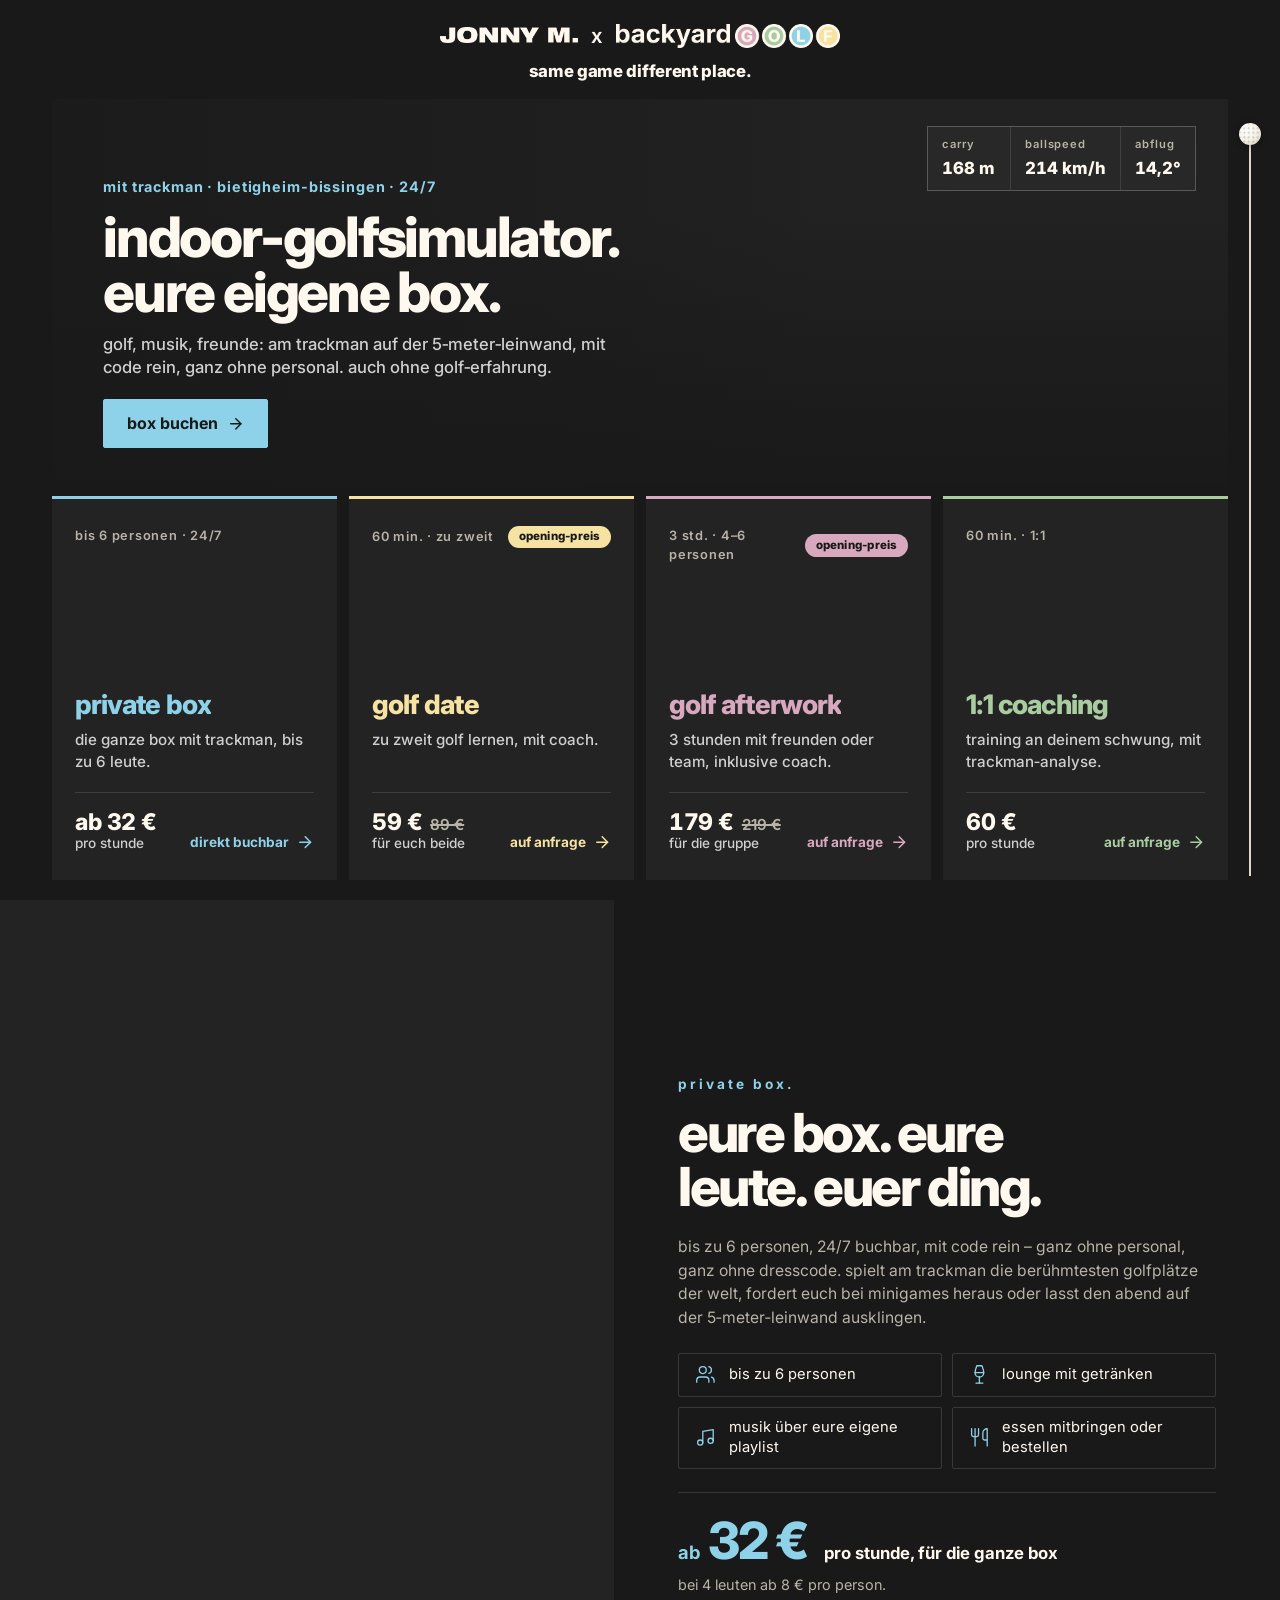
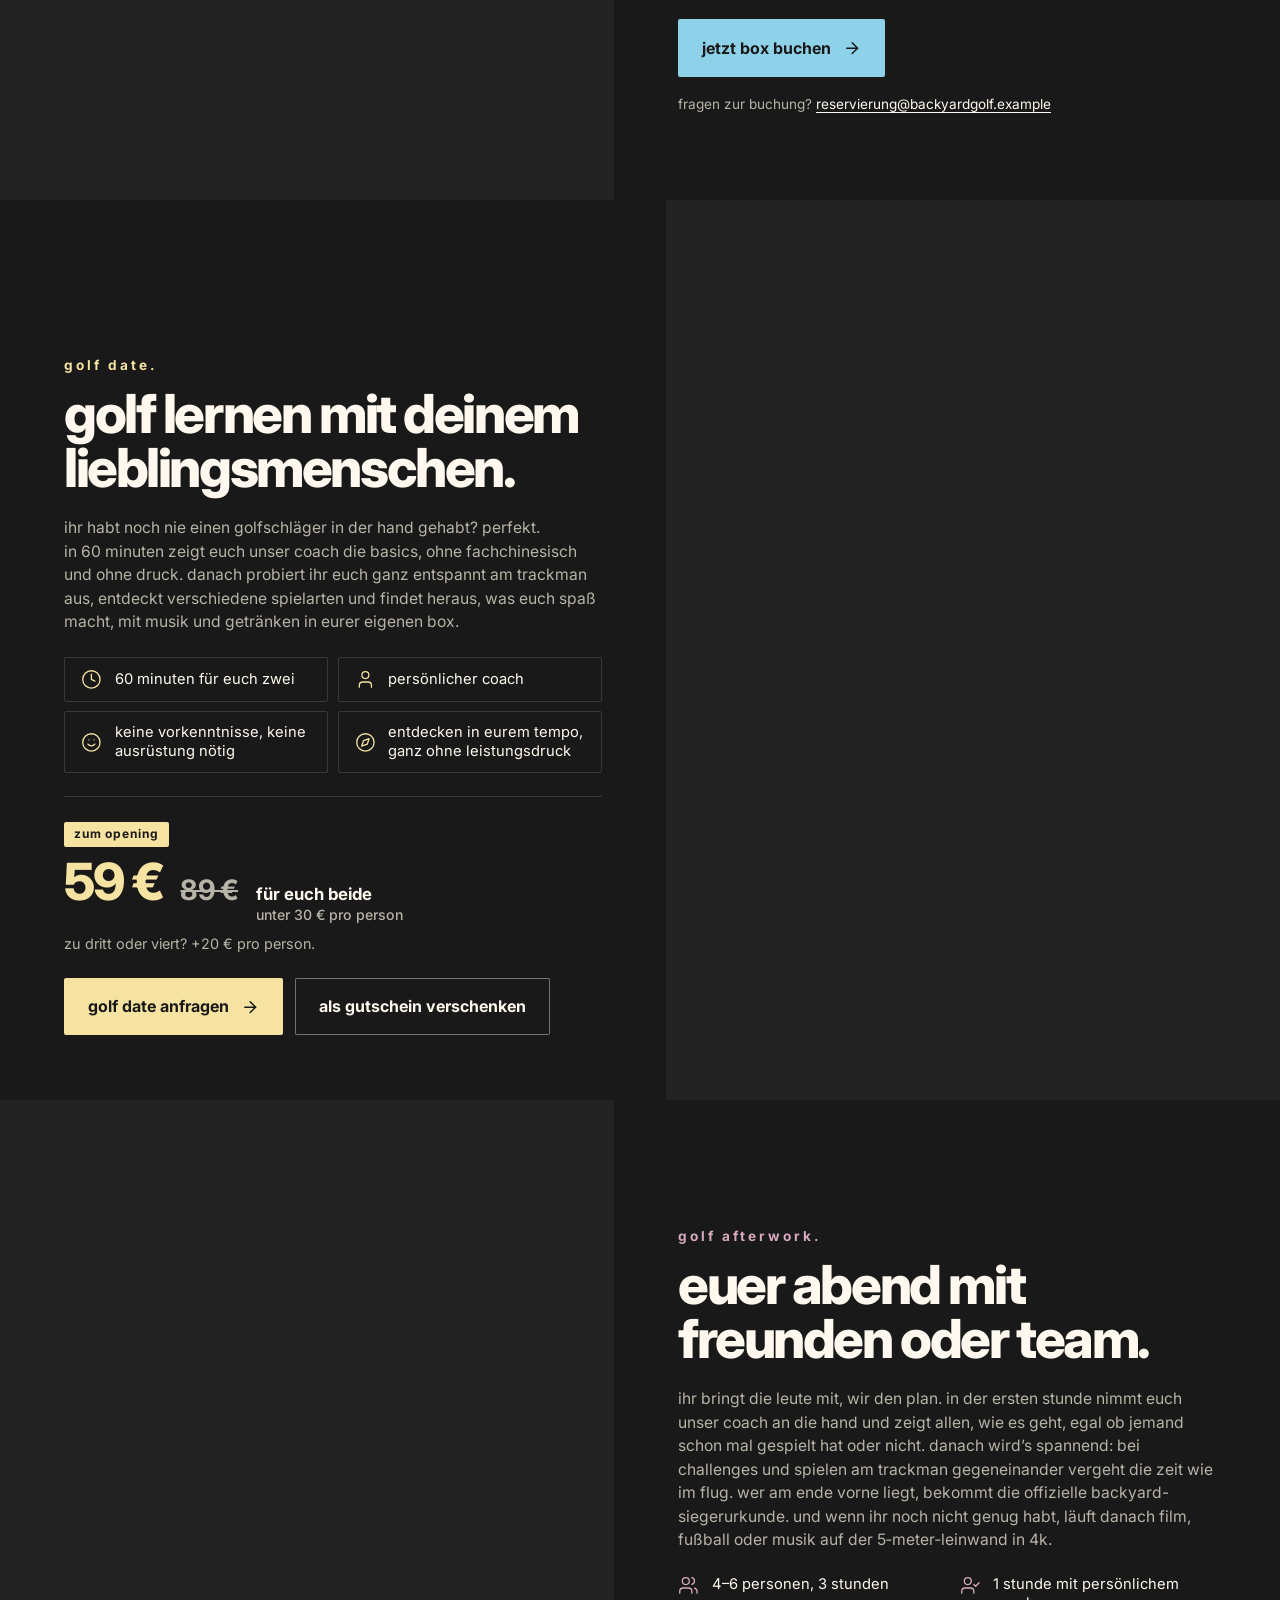
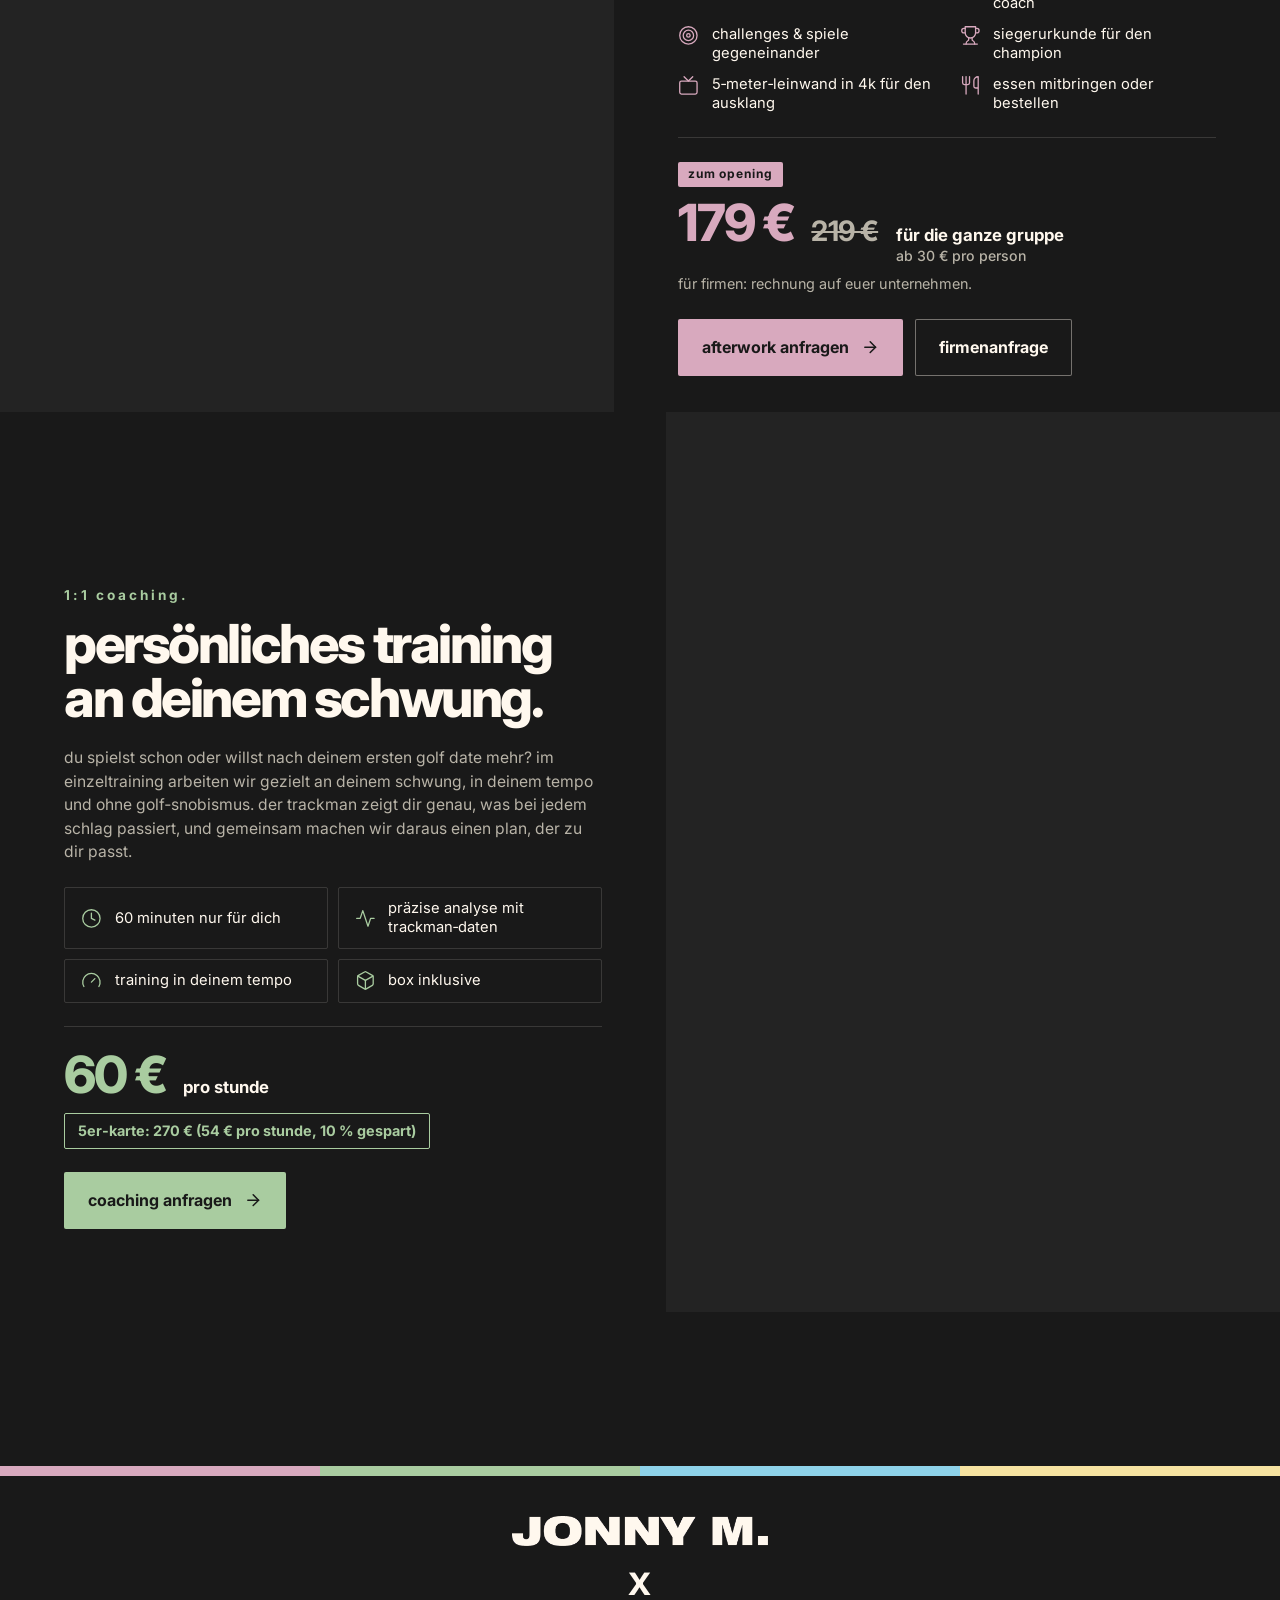
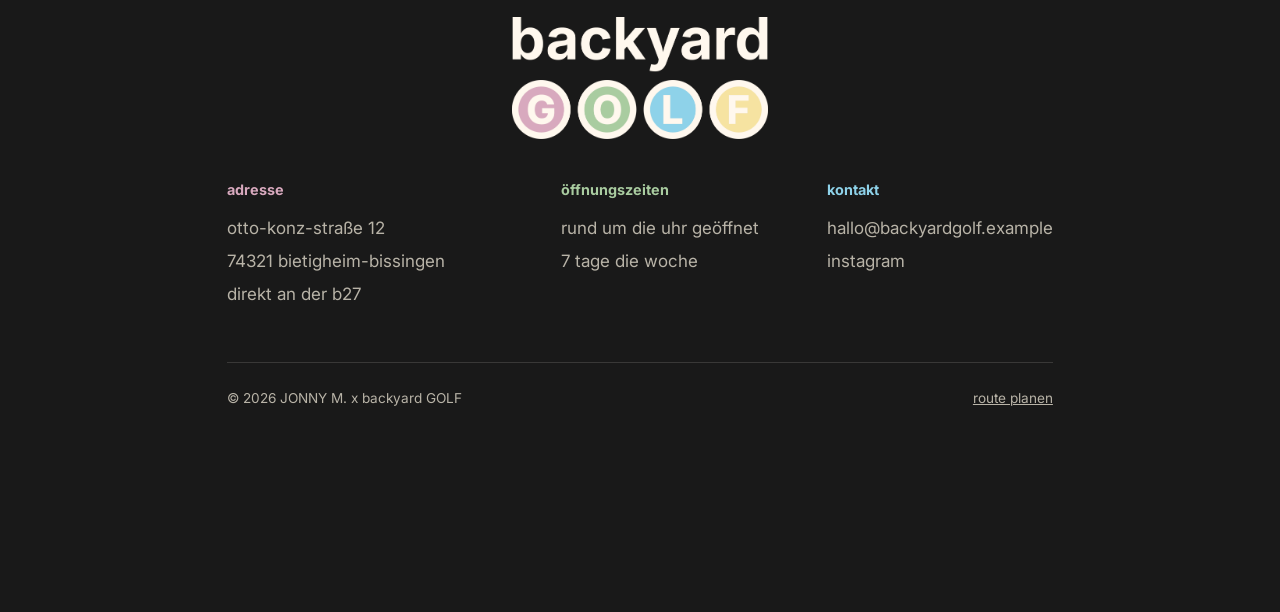
<file: index.html>
<!doctype html>
<html lang="de">
<head>
  <meta charset="UTF-8" />
  <meta name="viewport" content="width=device-width, initial-scale=1" />
  <title>JONNY M. x backyard GOLF — indoor golf &amp; lounge</title>
  <meta name="description" content="Same game, different place: Indoor-Golfsimulator mit Trackman und Lounge in Bietigheim-Bissingen. Abschlagplatz reservieren, Runde spielen, bleiben." />
  <link rel="preconnect" href="https://fonts.googleapis.com" />
  <link rel="preconnect" href="https://fonts.gstatic.com" crossorigin />
  <link href="https://fonts.googleapis.com/css2?family=Inter:wght@400;500;600;700;800;900&display=swap" rel="stylesheet" />
  <link rel="stylesheet" href="styles.css?v=20261113l" />
</head>
<body>

  <header class="site-header" id="site-header">
    <a href="#top" class="logo logo--header" aria-label="JONNY M. x backyard GOLF">
      <img class="logo-jm" src="images/logo/jonny-m.png" alt="" />
      <span class="logo-x" aria-hidden="true">x</span>
      <img class="logo-backyard" src="images/logo/backyard.png" alt="" />
      <img class="logo-golf" src="images/logo/golf.png" alt="" />
    </a>
    <h1 class="header-slogan l3" data-letter-swap aria-label="same game different place.">same game different place.</h1>
  </header>

  <main id="top">
    <section class="hero hero--sim">
      <div class="hsim-stage">
        <!-- Platzhalter: sobald es Aufnahmen vom Simulator gibt (Leinwand + Abschlag), hier das Video tauschen. -->
        <video class="hsim-media" src="images/Hintergrund2-web.mp4" style="object-position:60% 50%" autoplay muted loop playsinline preload="metadata" aria-hidden="true"></video>
        <svg class="hsim-tracer" viewBox="0 0 1000 560" preserveAspectRatio="xMidYMid slice" aria-hidden="true">
          <path class="hsim-tracer-path" pathLength="1" d="M560 540 C 640 260, 790 180, 880 250" />
          <circle class="hsim-tracer-ball" cx="880" cy="250" r="7" />
        </svg>
        <dl class="hsim-stats" aria-label="Beispiel-Schlagdaten vom Trackman">
          <div><dt>Carry</dt><dd>168&nbsp;m</dd></div>
          <div><dt>Ballspeed</dt><dd>214&nbsp;km/h</dd></div>
          <div><dt>Abflug</dt><dd>14,2°</dd></div>
        </dl>
        <div class="hsim-copy">
          <p class="hsim-kicker">Mit Trackman · <span class="nowrap">Bietigheim-Bissingen · 24/7</span></p>
          <h2 class="hsim-title"><span class="hsim-title-line">Indoor-Golfsimulator.</span> Eure eigene Box.</h2>
          <p class="hsim-lead">Golf, Musik, Freunde: am Trackman auf der 5‑Meter‑Leinwand, mit Code rein, ganz ohne Personal. Auch ohne Golf‑Erfahrung.</p>
          <div class="hsim-actions">
            <!-- TODO: echte Trackman-URL eintragen --><a href="#" class="hsim-btn" target="_blank" rel="noopener">Box buchen <svg viewBox="0 0 24 24" aria-hidden="true"><path d="M5 12h14" /><path d="m12 5 7 7-7 7" /></svg></a>
          </div>
        </div>
      </div>
      <ul class="hoffers" id="angebote" aria-label="Unsere vier Angebote">
        <li class="hoffer hoffer--sky">
          <a href="#private-box">
            <span class="hoffer-top">
              <span class="hoffer-fact">bis 6 Personen · 24/7</span>
            </span>
            <span class="hoffer-head">
              <span class="hoffer-title tr tr--sky" data-text-roll>Private Box</span>
              <span class="hoffer-sub">Die ganze Box mit Trackman, bis zu 6&nbsp;Leute.</span>
            </span>
            <span class="hoffer-foot">
              <span class="hoffer-price"><span class="hoffer-amount"><strong>ab 32&nbsp;€</strong></span> <span class="hoffer-unit">pro Stunde</span></span>
              <span class="hoffer-mode">direkt buchbar <svg viewBox="0 0 24 24" aria-hidden="true"><path d="M5 12h14" /><path d="m12 5 7 7-7 7" /></svg></span>
            </span>
          </a>
        </li>
        <li class="hoffer hoffer--gold hoffer--opening">
          <a href="#golf-date">
            <span class="hoffer-top">
              <span class="hoffer-fact">60 Min. · zu zweit</span>
              <span class="hoffer-badge">Opening<span class="hoffer-badge-long">-Preis</span></span>
            </span>
            <span class="hoffer-head">
              <span class="hoffer-title tr tr--gold" data-text-roll>Golf Date</span>
              <span class="hoffer-sub">Zu zweit Golf lernen, mit Coach.</span>
            </span>
            <span class="hoffer-foot">
              <span class="hoffer-price"><span class="hoffer-amount"><strong>59&nbsp;€</strong> <s class="hoffer-old"><span class="visually-hidden">statt </span>89&nbsp;€</s></span> <span class="hoffer-unit">für euch beide</span></span>
              <span class="hoffer-mode">auf Anfrage <svg viewBox="0 0 24 24" aria-hidden="true"><path d="M5 12h14" /><path d="m12 5 7 7-7 7" /></svg></span>
            </span>
          </a>
        </li>
        <li class="hoffer hoffer--blush hoffer--opening">
          <a href="#golf-afterwork">
            <span class="hoffer-top">
              <span class="hoffer-fact">3 Std. · 4–6 Personen</span>
              <span class="hoffer-badge">Opening<span class="hoffer-badge-long">-Preis</span></span>
            </span>
            <span class="hoffer-head">
              <span class="hoffer-title tr tr--blush" data-text-roll>Golf Afterwork</span>
              <span class="hoffer-sub">3&nbsp;Stunden mit Freunden oder Team, inklusive Coach.</span>
            </span>
            <span class="hoffer-foot">
              <span class="hoffer-price"><span class="hoffer-amount"><strong>179&nbsp;€</strong> <s class="hoffer-old"><span class="visually-hidden">statt </span>219&nbsp;€</s></span> <span class="hoffer-unit">für die Gruppe</span></span>
              <span class="hoffer-mode">auf Anfrage <svg viewBox="0 0 24 24" aria-hidden="true"><path d="M5 12h14" /><path d="m12 5 7 7-7 7" /></svg></span>
            </span>
          </a>
        </li>
        <li class="hoffer hoffer--green">
          <a href="#coaching">
            <span class="hoffer-top">
              <span class="hoffer-fact">60 Min. · 1:1</span>
            </span>
            <span class="hoffer-head">
              <span class="hoffer-title tr tr--green" data-text-roll>1:1 Coaching</span>
              <span class="hoffer-sub">Training an deinem Schwung, mit Trackman‑Analyse.</span>
            </span>
            <span class="hoffer-foot">
              <span class="hoffer-price"><span class="hoffer-amount"><strong>60&nbsp;€</strong></span> <span class="hoffer-unit">pro Stunde</span></span>
              <span class="hoffer-mode">auf Anfrage <svg viewBox="0 0 24 24" aria-hidden="true"><path d="M5 12h14" /><path d="m12 5 7 7-7 7" /></svg></span>
            </span>
          </a>
        </li>
      </ul>
    </section>

    <section class="screen pbox" id="private-box">
      <figure class="pbox-media">
        <video src="images/Hintergrund2-web.mp4" style="object-position:85% 50%" autoplay muted loop playsinline preload="metadata" aria-hidden="true"></video>
      </figure>
      <div class="pbox-content" data-reveal>
        <p class="pbox-kicker">Private Box.</p>
        <h2 class="pbox-title">Eure Box. Eure Leute. Euer Ding.</h2>
        <p class="pbox-text">Bis zu 6&nbsp;Personen, 24/7 buchbar, mit Code rein&nbsp;– ganz&nbsp;ohne Personal, ganz&nbsp;ohne Dresscode. Spielt am Trackman die berühmtesten Golfplätze der Welt, fordert euch bei Minigames heraus oder lasst den Abend auf der 5‑Meter‑Leinwand ausklingen.</p>
        <ul class="pbox-features">
          <li>
            <svg viewBox="0 0 24 24" aria-hidden="true"><path d="M16 21v-2a4 4 0 0 0-4-4H6a4 4 0 0 0-4 4v2" /><circle cx="9" cy="7" r="4" /><path d="M22 21v-2a4 4 0 0 0-3-3.87" /><path d="M16 3.13a4 4 0 0 1 0 7.75" /></svg>
            <span>Bis zu 6&nbsp;Personen</span>
          </li>
          <li>
            <svg viewBox="0 0 24 24" aria-hidden="true"><path d="M8 22h8" /><path d="M7 10h10" /><path d="M12 15v7" /><path d="M12 15a5 5 0 0 0 5-5c0-2-.5-4-2-8H9c-1.5 4-2 6-2 8a5 5 0 0 0 5 5Z" /></svg>
            <span>Lounge mit Getränken</span>
          </li>
          <li>
            <svg viewBox="0 0 24 24" aria-hidden="true"><path d="M9 18V5l12-2v13" /><circle cx="6" cy="18" r="3" /><circle cx="18" cy="16" r="3" /></svg>
            <span>Musik über eure eigene Playlist</span>
          </li>
          <li>
            <svg viewBox="0 0 24 24" aria-hidden="true"><path d="M3 2v7c0 1.1.9 2 2 2h4a2 2 0 0 0 2-2V2" /><path d="M7 2v20" /><path d="M21 15V2a5 5 0 0 0-5 5v6c0 1.1.9 2 2 2h3Zm0 0v7" /></svg>
            <span>Essen mitbringen oder bestellen</span>
          </li>
        </ul>
        <div class="pbox-price">
          <p class="pbox-price-main"><span class="pbox-price-amount"><span class="pbox-price-from">Ab</span> 32&nbsp;€</span> <span class="pbox-price-unit"><span class="nowrap">pro Stunde,</span> <span class="nowrap">für die ganze Box</span></span></p>
          <p class="pbox-price-note">Bei 4 Leuten ab 8&nbsp;€ pro Person.</p>
        </div>
        <!-- TODO: echten Trackman-Buchungslink eintragen -->
        <a href="#" class="pbox-btn" target="_blank" rel="noopener">Jetzt Box buchen <svg viewBox="0 0 24 24" aria-hidden="true"><path d="M5 12h14" /><path d="m12 5 7 7-7 7" /></svg></a>
        <p class="pbox-contact">Fragen zur Buchung? <a href="mailto:reservierung@backyardgolf.example">reservierung@backyardgolf.example</a></p>
      </div>
    </section>

    <section class="screen pbox pbox--flip pbox--gold" id="golf-date">
      <figure class="pbox-media">
        <video src="images/freuen-web.mp4" style="object-position:44% 50%" autoplay muted loop playsinline preload="metadata" aria-hidden="true"></video>
      </figure>
      <div class="pbox-content" data-reveal>
        <p class="pbox-kicker">Golf Date.</p>
        <h2 class="pbox-title">Golf lernen mit deinem Lieblingsmenschen.</h2>
        <p class="pbox-text">Ihr habt noch nie einen Golfschläger in der Hand gehabt? Perfekt. In&nbsp;60&nbsp;Minuten zeigt euch unser Coach die Basics, ohne Fachchinesisch und ohne Druck. Danach probiert ihr euch ganz entspannt am Trackman aus, entdeckt verschiedene Spielarten und findet heraus, was euch Spaß macht, mit Musik und Getränken in eurer eigenen Box.</p>
        <ul class="pbox-features">
          <li>
            <svg viewBox="0 0 24 24" aria-hidden="true"><circle cx="12" cy="12" r="10" /><path d="M12 6v6l4 2" /></svg>
            <span>60&nbsp;Minuten für euch zwei</span>
          </li>
          <li>
            <svg viewBox="0 0 24 24" aria-hidden="true"><path d="M19 21v-2a4 4 0 0 0-4-4H9a4 4 0 0 0-4 4v2" /><circle cx="12" cy="7" r="4" /></svg>
            <span>Persönlicher Coach</span>
          </li>
          <li>
            <svg viewBox="0 0 24 24" aria-hidden="true"><circle cx="12" cy="12" r="10" /><path d="M8 14s1.5 2 4 2 4-2 4-2" /><path d="M9 9h.01" /><path d="M15 9h.01" /></svg>
            <span>Keine Vorkenntnisse, keine Ausrüstung nötig</span>
          </li>
          <li>
            <svg viewBox="0 0 24 24" aria-hidden="true"><circle cx="12" cy="12" r="10" /><path d="m16.24 7.76-2.12 6.36-6.36 2.12 2.12-6.36 6.36-2.12z" /></svg>
            <span>Entdecken in eurem Tempo, ganz ohne Leistungsdruck</span>
          </li>
        </ul>
        <div class="pbox-price">
          <p class="pbox-price-badge">Zum Opening</p>
          <p class="pbox-price-main"><span class="pbox-price-amount">59&nbsp;€</span> <s class="pbox-price-old"><span class="visually-hidden">statt </span>89&nbsp;€</s> <span class="pbox-price-unit">für euch beide <span class="pbox-price-per">unter 30&nbsp;€ pro Person</span></span></p>
          <p class="pbox-price-note">Zu dritt oder viert? +20&nbsp;€ pro Person.</p>
        </div>
        <div class="pbox-actions">
          <a href="mailto:reservierung@backyardgolf.example?subject=Anfrage%20Golf%20Date" class="pbox-btn">Golf Date anfragen <svg viewBox="0 0 24 24" aria-hidden="true"><path d="M5 12h14" /><path d="m12 5 7 7-7 7" /></svg></a>
          <!-- TODO: Gutschein-Link eintragen -->
          <a href="#" class="pbox-btn pbox-btn--ghost">Als Gutschein verschenken</a>
        </div>
      </div>
    </section>

    <section class="screen pbox pbox--blush" id="golf-afterwork">
      <figure class="pbox-media">
        <video src="images/event-web.mp4" style="object-position:45% 50%" autoplay muted loop playsinline preload="metadata" aria-hidden="true"></video>
      </figure>
      <div class="pbox-content" data-reveal>
        <p class="pbox-kicker">Golf Afterwork.</p>
        <h2 class="pbox-title">Euer Abend mit Freunden oder Team.</h2>
        <p class="pbox-text">Ihr bringt die Leute mit, wir den Plan. In der ersten Stunde nimmt euch unser Coach an die Hand und zeigt allen, wie es geht, egal ob jemand schon mal gespielt hat oder nicht. Danach wird’s spannend: Bei Challenges und Spielen am Trackman gegeneinander vergeht die Zeit wie im Flug. Wer am Ende vorne liegt, bekommt die offizielle Backyard-Siegerurkunde. Und wenn ihr noch nicht genug habt, läuft danach Film, Fußball oder Musik auf der 5‑Meter‑Leinwand in&nbsp;4K.</p>
        <ul class="pbox-features pbox-features--list">
          <li>
            <svg viewBox="0 0 24 24" aria-hidden="true"><path d="M16 21v-2a4 4 0 0 0-4-4H6a4 4 0 0 0-4 4v2" /><circle cx="9" cy="7" r="4" /><path d="M22 21v-2a4 4 0 0 0-3-3.87" /><path d="M16 3.13a4 4 0 0 1 0 7.75" /></svg>
            <span>4–6&nbsp;Personen, 3&nbsp;Stunden</span>
          </li>
          <li>
            <svg viewBox="0 0 24 24" aria-hidden="true"><path d="M16 21v-2a4 4 0 0 0-4-4H6a4 4 0 0 0-4 4v2" /><circle cx="9" cy="7" r="4" /><path d="m16 11 2 2 4-4" /></svg>
            <span>1&nbsp;Stunde mit persönlichem Coach</span>
          </li>
          <li>
            <svg viewBox="0 0 24 24" aria-hidden="true"><circle cx="12" cy="12" r="10" /><circle cx="12" cy="12" r="6" /><circle cx="12" cy="12" r="2" /></svg>
            <span>Challenges &amp; Spiele gegeneinander</span>
          </li>
          <li>
            <svg viewBox="0 0 24 24" aria-hidden="true"><path d="M6 9H4.5a2.5 2.5 0 0 1 0-5H6" /><path d="M18 9h1.5a2.5 2.5 0 0 0 0-5H18" /><path d="M4 22h16" /><path d="M10 14.66V17c0 .55-.47.98-.97 1.21C7.85 18.75 7 20.24 7 22" /><path d="M14 14.66V17c0 .55.47.98.97 1.21C16.15 18.75 17 20.24 17 22" /><path d="M18 2H6v7a6 6 0 0 0 12 0V2Z" /></svg>
            <span>Siegerurkunde für den Champion</span>
          </li>
          <li>
            <svg viewBox="0 0 24 24" aria-hidden="true"><rect width="20" height="15" x="2" y="7" rx="2" ry="2" /><path d="m17 2-5 5-5-5" /></svg>
            <span>5‑Meter‑Leinwand in&nbsp;4K für den Ausklang</span>
          </li>
          <li>
            <svg viewBox="0 0 24 24" aria-hidden="true"><path d="M3 2v7c0 1.1.9 2 2 2h4a2 2 0 0 0 2-2V2" /><path d="M7 2v20" /><path d="M21 15V2a5 5 0 0 0-5 5v6c0 1.1.9 2 2 2h3Zm0 0v7" /></svg>
            <span>Essen mitbringen oder bestellen</span>
          </li>
        </ul>
        <div class="pbox-price">
          <p class="pbox-price-badge">Zum Opening</p>
          <p class="pbox-price-main"><span class="pbox-price-amount">179&nbsp;€</span> <s class="pbox-price-old"><span class="visually-hidden">statt </span>219&nbsp;€</s> <span class="pbox-price-unit">für die ganze Gruppe <span class="pbox-price-per">ab 30&nbsp;€ pro Person</span></span></p>
          <p class="pbox-price-note">Für Firmen: Rechnung auf euer Unternehmen.</p>
        </div>
        <div class="pbox-actions">
          <a href="mailto:events@backyardgolf.example?subject=Anfrage%20Golf%20Afterwork" class="pbox-btn">Afterwork anfragen <svg viewBox="0 0 24 24" aria-hidden="true"><path d="M5 12h14" /><path d="m12 5 7 7-7 7" /></svg></a>
          <a href="mailto:events@backyardgolf.example?subject=Firmenanfrage%20Golf%20Afterwork" class="pbox-btn pbox-btn--ghost">Firmenanfrage</a>
        </div>
      </div>
    </section>

    <section class="screen pbox pbox--flip pbox--green" id="coaching">
      <figure class="pbox-media">
        <video src="images/trainer-web.mp4" style="object-position:50% 50%" autoplay muted loop playsinline preload="metadata" aria-hidden="true"></video>
      </figure>
      <div class="pbox-content" data-reveal>
        <p class="pbox-kicker">1:1 Coaching.</p>
        <h2 class="pbox-title">Persönliches Training an deinem Schwung.</h2>
        <p class="pbox-text">Du spielst schon oder willst nach deinem ersten Golf Date mehr? Im Einzeltraining arbeiten wir gezielt an deinem Schwung, in deinem Tempo und ohne Golf‑Snobismus. Der Trackman zeigt dir genau, was bei jedem Schlag passiert, und gemeinsam machen wir daraus einen Plan, der zu dir passt.</p>
        <ul class="pbox-features">
          <li>
            <svg viewBox="0 0 24 24" aria-hidden="true"><circle cx="12" cy="12" r="10" /><path d="M12 6v6l4 2" /></svg>
            <span>60&nbsp;Minuten nur für dich</span>
          </li>
          <li>
            <svg viewBox="0 0 24 24" aria-hidden="true"><path d="M22 12h-4l-3 9L9 3l-3 9H2" /></svg>
            <span>Präzise Analyse mit Trackman‑Daten</span>
          </li>
          <li>
            <svg viewBox="0 0 24 24" aria-hidden="true"><path d="m12 14 4-4" /><path d="M3.34 19a10 10 0 1 1 17.32 0" /></svg>
            <span>Training in deinem Tempo</span>
          </li>
          <li>
            <svg viewBox="0 0 24 24" aria-hidden="true"><path d="M21 8a2 2 0 0 0-1-1.73l-7-4a2 2 0 0 0-2 0l-7 4A2 2 0 0 0 3 8v8a2 2 0 0 0 1 1.73l7 4a2 2 0 0 0 2 0l7-4A2 2 0 0 0 21 16Z" /><path d="m3.3 7 8.7 5 8.7-5" /><path d="M12 22V12" /></svg>
            <span>Box inklusive</span>
          </li>
        </ul>
        <div class="pbox-price">
          <p class="pbox-price-main"><span class="pbox-price-amount">60&nbsp;€</span> <span class="pbox-price-unit">pro Stunde</span></p>
          <p class="pbox-price-offer">5er‑Karte: 270&nbsp;€ <span class="nowrap">(54&nbsp;€ pro Stunde, 10&nbsp;% gespart)</span></p>
        </div>
        <a href="mailto:training@backyardgolf.example?subject=1%3A1%20Coaching" class="pbox-btn">Coaching anfragen <svg viewBox="0 0 24 24" aria-hidden="true"><path d="M5 12h14" /><path d="m12 5 7 7-7 7" /></svg></a>
      </div>
    </section>

  </main>

  <footer id="kontakt">
    <div class="palette-bar" aria-hidden="true"><i></i><i></i><i></i><i></i></div>
    <div class="wrap">
      <div class="footer-sign logo logo--stacked" role="img" aria-label="JONNY M. x backyard GOLF">
        <img class="logo-jm" src="images/logo/jonny-m.png" alt="" />
        <span class="logo-x" aria-hidden="true">x</span>
        <img class="logo-backyard-golf" src="images/logo/backyard-golf.png" alt="" />
      </div>
      <div class="footer-grid">
        <div>
          <h4>Adresse</h4>
          <p>Otto-Konz-Straße 12</p>
          <p>74321 Bietigheim-Bissingen</p>
          <p>Direkt an der B27</p>
        </div>
        <div>
          <h4>Öffnungszeiten</h4>
          <p>Rund um die Uhr geöffnet</p>
          <p>7 Tage die Woche</p>
        </div>
        <div>
          <h4>Kontakt</h4>
          <a href="mailto:hallo@backyardgolf.example">hallo@backyardgolf.example</a>
          <a href="#">Instagram</a>
        </div>
      </div>
      <div class="footer-bottom">
        <span>© 2026 <span class="brand">JONNY M. x backyard GOLF</span></span>
        <a href="https://www.google.com/maps/search/?api=1&amp;query=Otto-Konz-Stra%C3%9Fe+12%2C+74321+Bietigheim-Bissingen" target="_blank" rel="noopener">Route planen</a>
      </div>
    </div>
  </footer>

  <div class="ballbar-hit" aria-hidden="true"></div>
  <div class="ballbar-track" aria-hidden="true"></div>
  <div class="ballbar-ball" aria-hidden="true"></div>

  <script src="script.js?v=20261111a"></script>
</body>
</html>
</file>
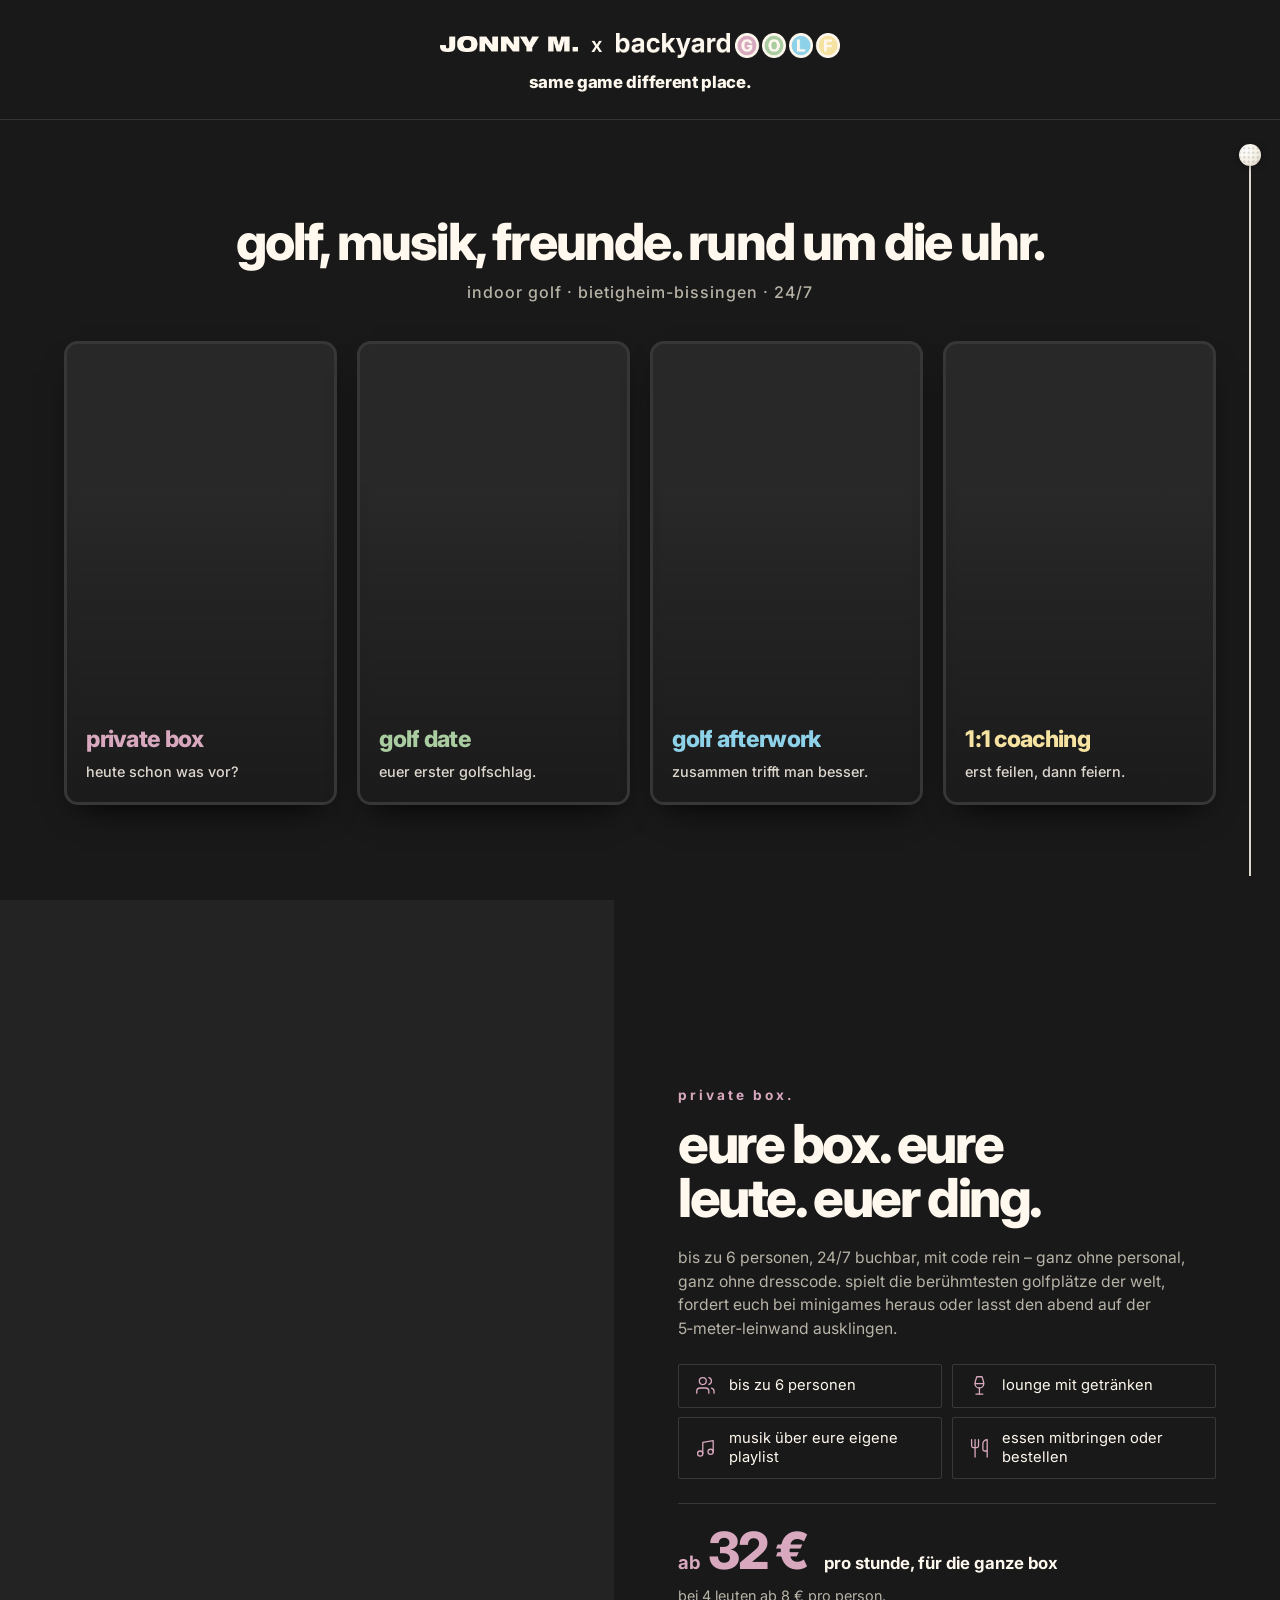
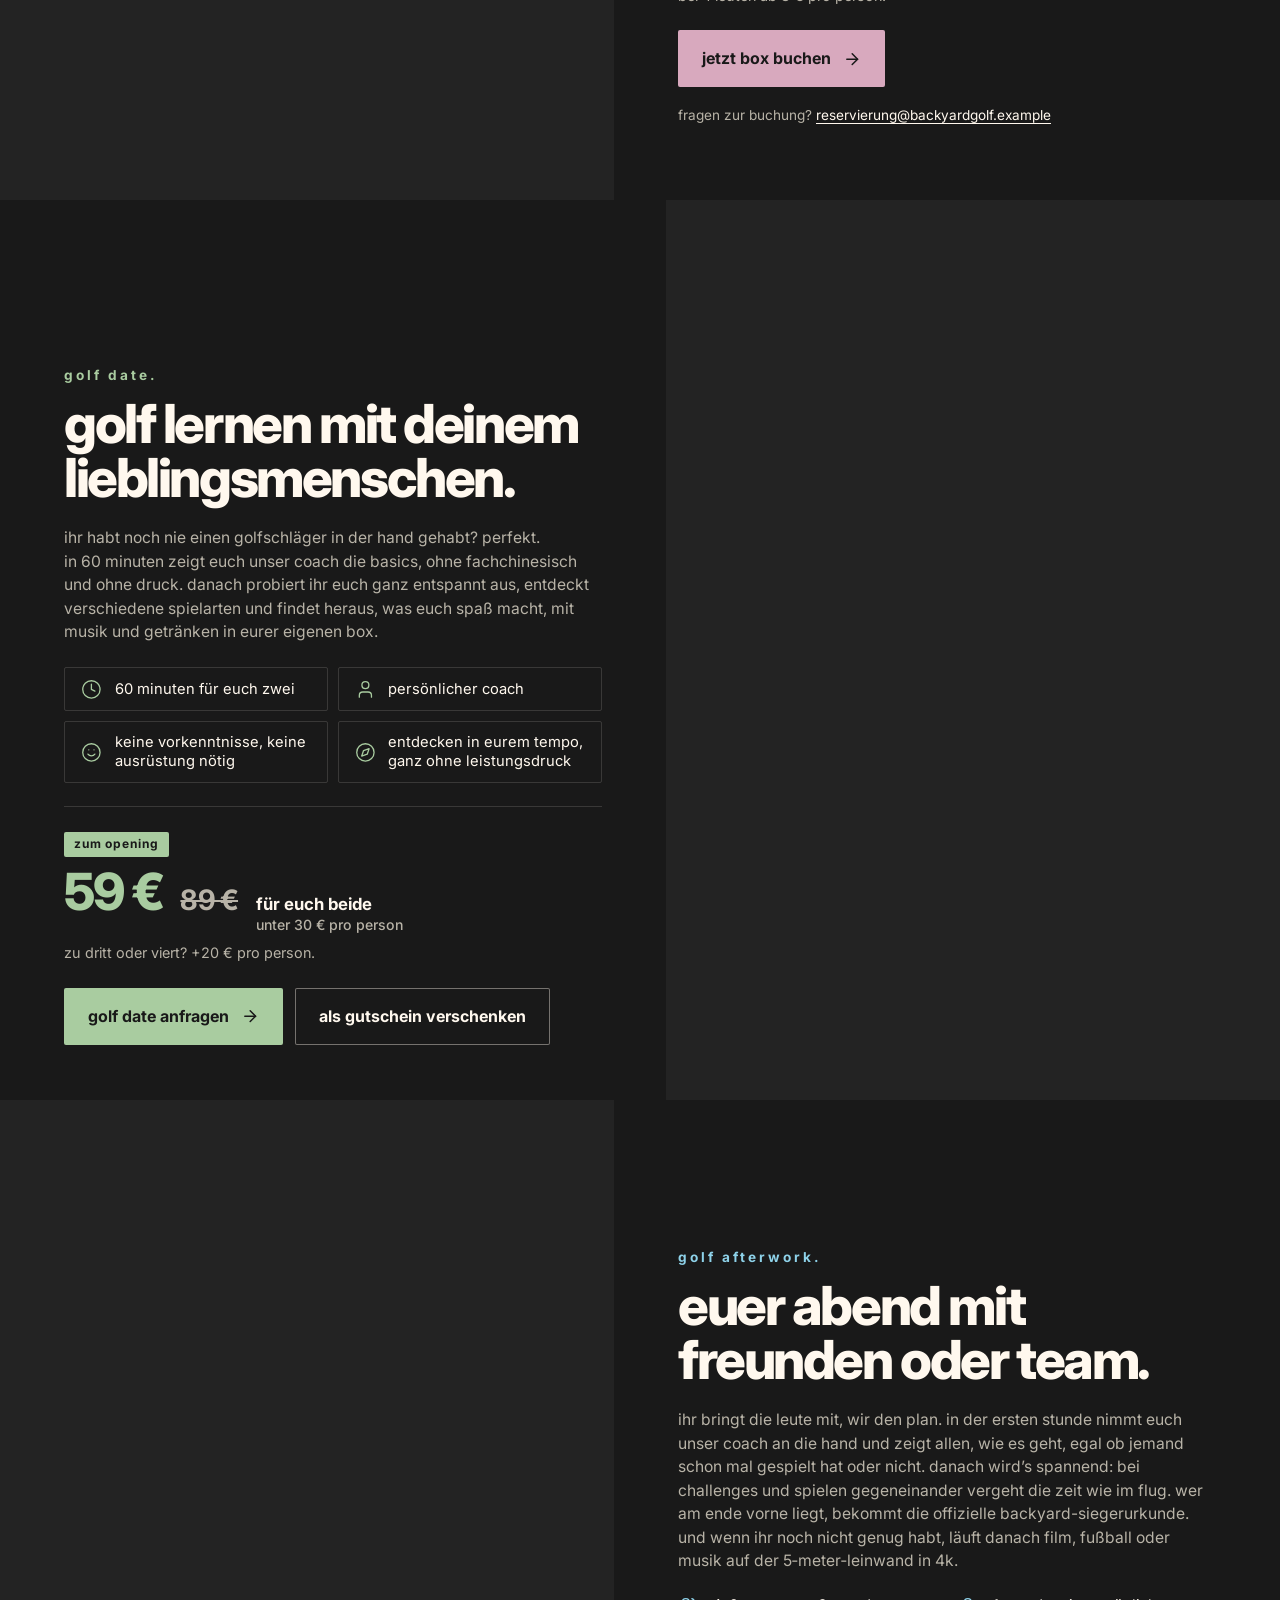
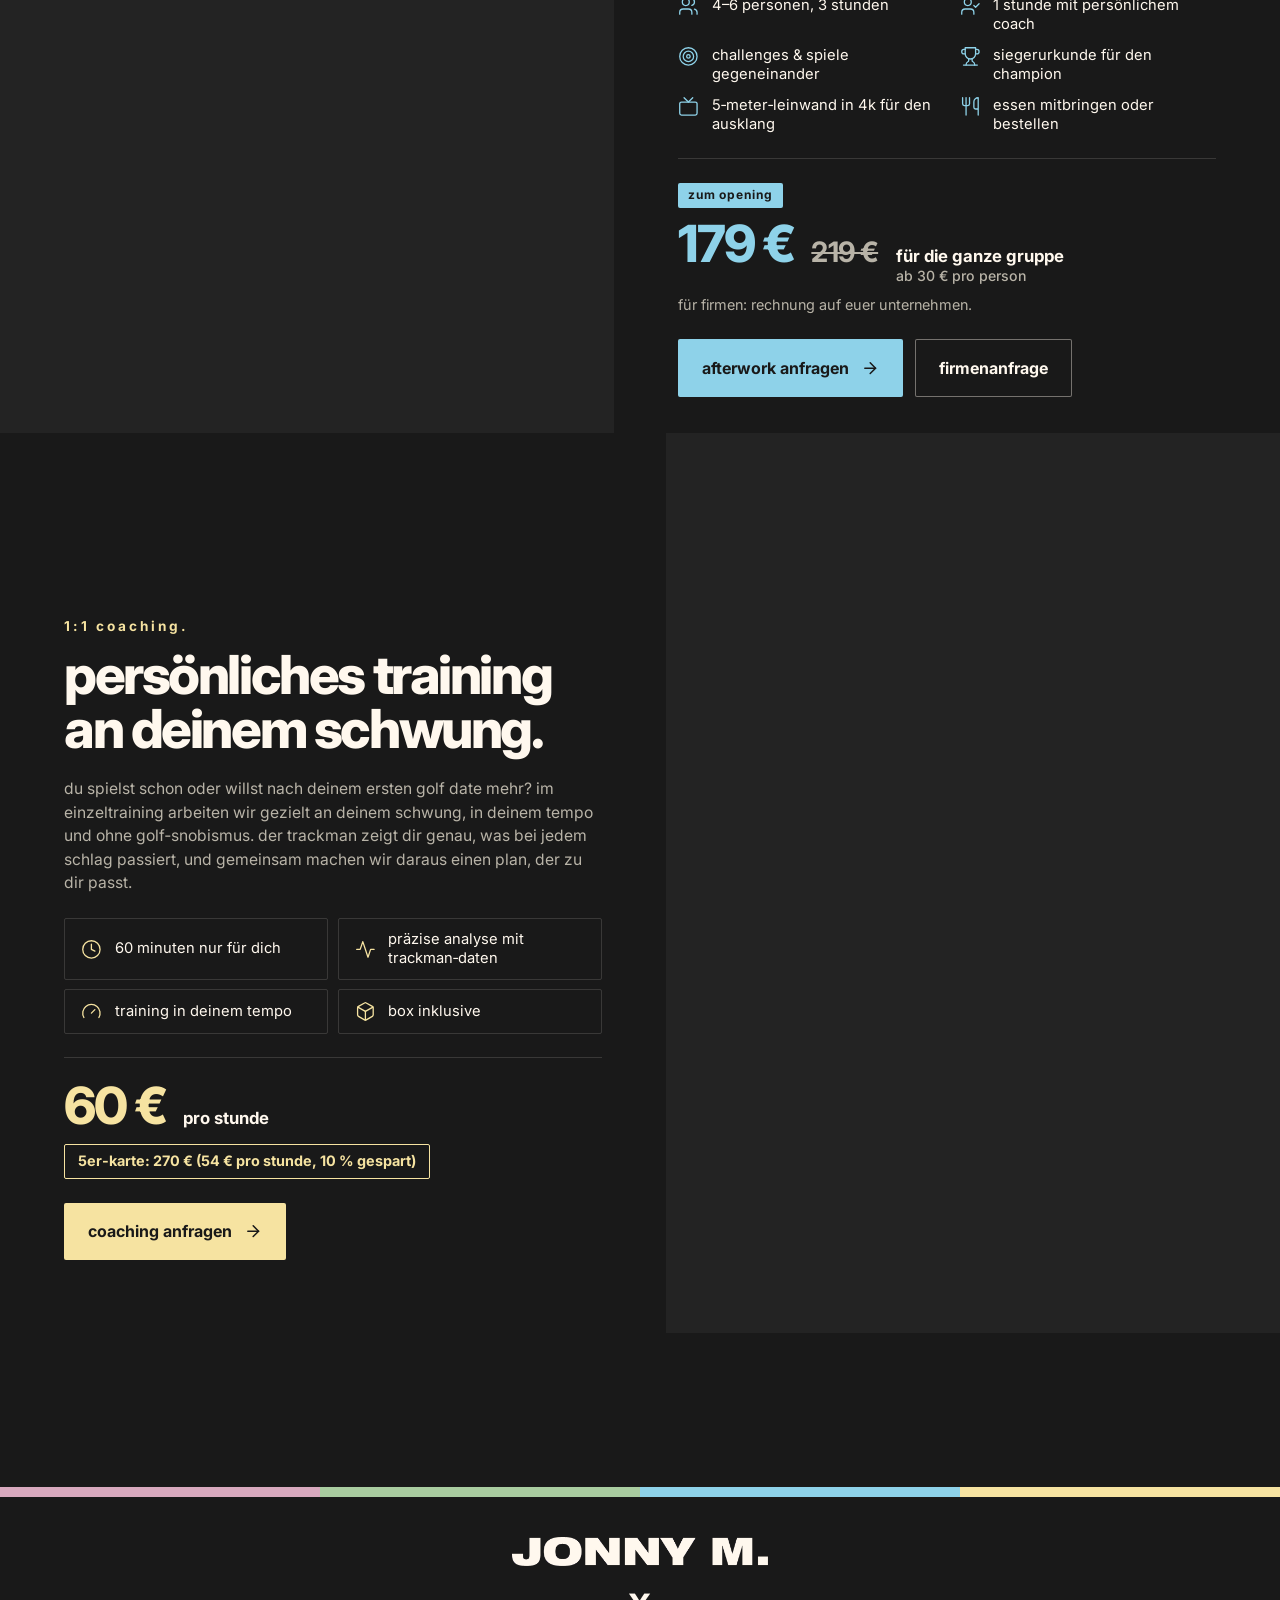
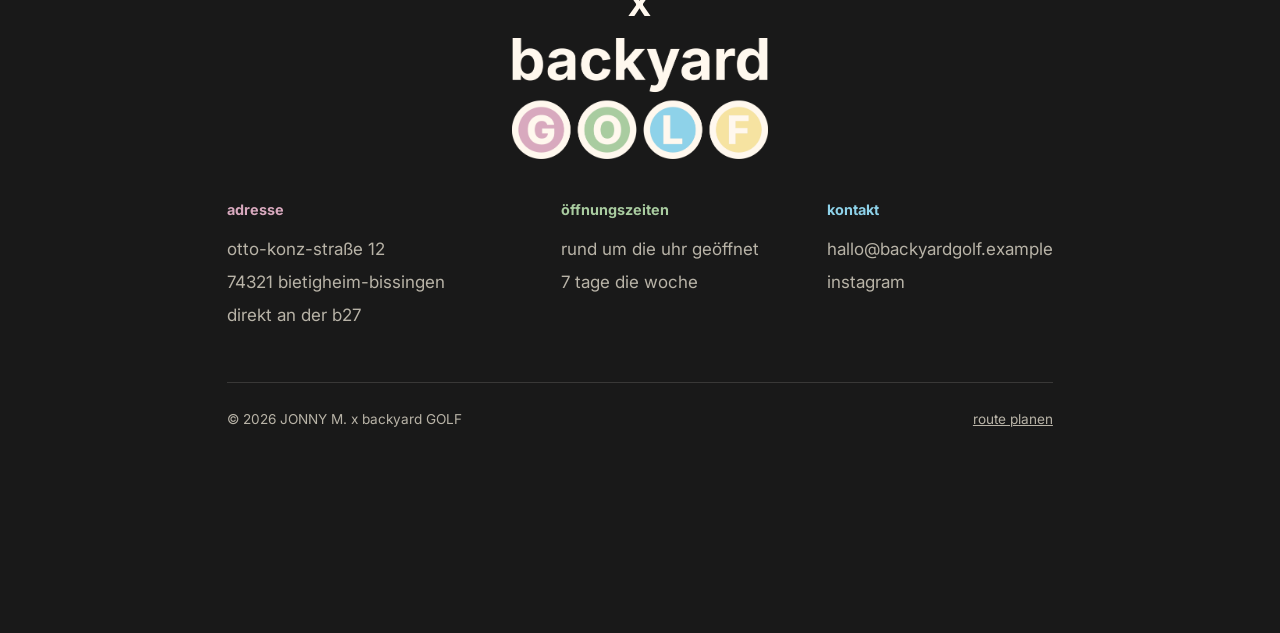
<file: hero-kacheln.html>
<!doctype html>
<html lang="de">
<head>
  <meta charset="UTF-8" />
  <meta name="viewport" content="width=device-width, initial-scale=1" />
  <title>hero-kacheln (variante) — JONNY M. x backyard GOLF</title>
  <meta name="robots" content="noindex" />
  <meta name="description" content="Same game, different place: Indoor-Golfsimulator und Lounge. Abschlagplatz reservieren, Runde spielen, bleiben." />
  <link rel="preconnect" href="https://fonts.googleapis.com" />
  <link rel="preconnect" href="https://fonts.gstatic.com" crossorigin />
  <link href="https://fonts.googleapis.com/css2?family=Inter:wght@400;500;600;700;800;900&display=swap" rel="stylesheet" />
  <link rel="stylesheet" href="styles.css?v=20261110x" />
  <link rel="stylesheet" href="hero-kacheln.css?v=20261110x" />
</head>
<body>

  <header class="site-header" id="site-header">
    <a href="#top" class="logo logo--header" aria-label="JONNY M. x backyard GOLF">
      <img class="logo-jm" src="images/logo/jonny-m.png" alt="" />
      <span class="logo-x" aria-hidden="true">x</span>
      <img class="logo-backyard" src="images/logo/backyard.png" alt="" />
      <img class="logo-golf" src="images/logo/golf.png" alt="" />
    </a>
    <h1 class="header-slogan l3" data-letter-swap aria-label="same game different place.">same game different place.</h1>
    <span class="header-line" aria-hidden="true"><span class="header-line-glow"></span></span>
  </header>

  <main id="top">
    <section class="hero">
      <div class="hero-intro">
        <p class="hero-headline">Golf, Musik, Freunde. <span class="nowrap">Rund um die Uhr.</span></p>
        <p class="hero-context">Indoor Golf · Bietigheim-Bissingen · 24/7</p>
      </div>
      <nav class="hero-tiles" aria-label="Seitenmenü">
        <a href="#private-box" class="glow-card glow--blush" data-glow>
          <video class="glow-media" src="images/Hintergrund2-web.mp4" style="object-position:50% 50%" autoplay muted loop playsinline preload="metadata" aria-hidden="true"></video>
          <span class="glow-shade" aria-hidden="true"></span>
          <span class="glow-layer" data-glow aria-hidden="true"></span>
          <span class="glow-content">
            <span class="tr" data-text-roll>Private Box</span>
            <span class="hero-tile-sub">Heute schon was vor?</span>
          </span>
        </a>
        <a href="#golf-date" class="glow-card glow--green" data-glow>
          <video class="glow-media" src="images/freuen-web.mp4" style="object-position:44% 50%" autoplay muted loop playsinline preload="metadata" aria-hidden="true"></video>
          <span class="glow-shade" aria-hidden="true"></span>
          <span class="glow-layer" data-glow aria-hidden="true"></span>
          <span class="glow-content">
            <span class="tr" data-text-roll>Golf Date</span>
            <span class="hero-tile-sub">Euer erster Golfschlag.</span>
          </span>
        </a>
        <a href="#golf-afterwork" class="glow-card glow--sky" data-glow>
          <video class="glow-media" src="images/event-web.mp4" style="object-position:50% 50%" autoplay muted loop playsinline preload="metadata" aria-hidden="true"></video>
          <span class="glow-shade" aria-hidden="true"></span>
          <span class="glow-layer" data-glow aria-hidden="true"></span>
          <span class="glow-content">
            <span class="tr" data-text-roll>Golf Afterwork</span>
            <span class="hero-tile-sub">Zusammen trifft man besser.</span>
          </span>
        </a>
        <a href="#coaching" class="glow-card glow--gold" data-glow>
          <video class="glow-media" src="images/trainer-web.mp4" style="object-position:50% 50%" autoplay muted loop playsinline preload="metadata" aria-hidden="true"></video>
          <span class="glow-shade" aria-hidden="true"></span>
          <span class="glow-layer" data-glow aria-hidden="true"></span>
          <span class="glow-content">
            <span class="tr" data-text-roll>1:1 Coaching</span>
            <span class="hero-tile-sub">Erst feilen, dann feiern.</span>
          </span>
        </a>
      </nav>
    </section>

    <section class="screen pbox pbox--blush" id="private-box">
      <figure class="pbox-media">
        <video src="images/Hintergrund2-web.mp4" style="object-position:85% 50%" autoplay muted loop playsinline preload="metadata" aria-hidden="true"></video>
      </figure>
      <div class="pbox-content" data-reveal>
        <p class="pbox-kicker">Private Box.</p>
        <h2 class="pbox-title">Eure Box. Eure Leute. Euer Ding.</h2>
        <p class="pbox-text">Bis zu 6&nbsp;Personen, 24/7 buchbar, mit Code rein&nbsp;– ganz&nbsp;ohne Personal, ganz&nbsp;ohne Dresscode. Spielt die berühmtesten Golfplätze der Welt, fordert euch bei Minigames heraus oder lasst den Abend auf der 5‑Meter‑Leinwand ausklingen.</p>
        <ul class="pbox-features">
          <li>
            <svg viewBox="0 0 24 24" aria-hidden="true"><path d="M16 21v-2a4 4 0 0 0-4-4H6a4 4 0 0 0-4 4v2" /><circle cx="9" cy="7" r="4" /><path d="M22 21v-2a4 4 0 0 0-3-3.87" /><path d="M16 3.13a4 4 0 0 1 0 7.75" /></svg>
            <span>Bis zu 6&nbsp;Personen</span>
          </li>
          <li>
            <svg viewBox="0 0 24 24" aria-hidden="true"><path d="M8 22h8" /><path d="M7 10h10" /><path d="M12 15v7" /><path d="M12 15a5 5 0 0 0 5-5c0-2-.5-4-2-8H9c-1.5 4-2 6-2 8a5 5 0 0 0 5 5Z" /></svg>
            <span>Lounge mit Getränken</span>
          </li>
          <li>
            <svg viewBox="0 0 24 24" aria-hidden="true"><path d="M9 18V5l12-2v13" /><circle cx="6" cy="18" r="3" /><circle cx="18" cy="16" r="3" /></svg>
            <span>Musik über eure eigene Playlist</span>
          </li>
          <li>
            <svg viewBox="0 0 24 24" aria-hidden="true"><path d="M3 2v7c0 1.1.9 2 2 2h4a2 2 0 0 0 2-2V2" /><path d="M7 2v20" /><path d="M21 15V2a5 5 0 0 0-5 5v6c0 1.1.9 2 2 2h3Zm0 0v7" /></svg>
            <span>Essen mitbringen oder bestellen</span>
          </li>
        </ul>
        <div class="pbox-price">
          <p class="pbox-price-main"><span class="pbox-price-amount"><span class="pbox-price-from">Ab</span> 32&nbsp;€</span> <span class="pbox-price-unit"><span class="nowrap">pro Stunde,</span> <span class="nowrap">für die ganze Box</span></span></p>
          <p class="pbox-price-note">Bei 4 Leuten ab 8&nbsp;€ pro Person.</p>
        </div>
        <!-- TODO: echten Trackman-Buchungslink eintragen -->
        <a href="#" class="pbox-btn" target="_blank" rel="noopener">Jetzt Box buchen <svg viewBox="0 0 24 24" aria-hidden="true"><path d="M5 12h14" /><path d="m12 5 7 7-7 7" /></svg></a>
        <p class="pbox-contact">Fragen zur Buchung? <a href="mailto:reservierung@backyardgolf.example">reservierung@backyardgolf.example</a></p>
      </div>
    </section>

    <section class="screen pbox pbox--flip pbox--green" id="golf-date">
      <figure class="pbox-media">
        <video src="images/freuen-web.mp4" style="object-position:44% 50%" autoplay muted loop playsinline preload="metadata" aria-hidden="true"></video>
      </figure>
      <div class="pbox-content" data-reveal>
        <p class="pbox-kicker">Golf Date.</p>
        <h2 class="pbox-title">Golf lernen mit deinem Lieblingsmenschen.</h2>
        <p class="pbox-text">Ihr habt noch nie einen Golfschläger in der Hand gehabt? Perfekt. In&nbsp;60&nbsp;Minuten zeigt euch unser Coach die Basics, ohne Fachchinesisch und ohne Druck. Danach probiert ihr euch ganz entspannt aus, entdeckt verschiedene Spielarten und findet heraus, was euch Spaß macht, mit Musik und Getränken in eurer eigenen Box.</p>
        <ul class="pbox-features">
          <li>
            <svg viewBox="0 0 24 24" aria-hidden="true"><circle cx="12" cy="12" r="10" /><path d="M12 6v6l4 2" /></svg>
            <span>60&nbsp;Minuten für euch zwei</span>
          </li>
          <li>
            <svg viewBox="0 0 24 24" aria-hidden="true"><path d="M19 21v-2a4 4 0 0 0-4-4H9a4 4 0 0 0-4 4v2" /><circle cx="12" cy="7" r="4" /></svg>
            <span>Persönlicher Coach</span>
          </li>
          <li>
            <svg viewBox="0 0 24 24" aria-hidden="true"><circle cx="12" cy="12" r="10" /><path d="M8 14s1.5 2 4 2 4-2 4-2" /><path d="M9 9h.01" /><path d="M15 9h.01" /></svg>
            <span>Keine Vorkenntnisse, keine Ausrüstung nötig</span>
          </li>
          <li>
            <svg viewBox="0 0 24 24" aria-hidden="true"><circle cx="12" cy="12" r="10" /><path d="m16.24 7.76-2.12 6.36-6.36 2.12 2.12-6.36 6.36-2.12z" /></svg>
            <span>Entdecken in eurem Tempo, ganz ohne Leistungsdruck</span>
          </li>
        </ul>
        <div class="pbox-price">
          <p class="pbox-price-badge">Zum Opening</p>
          <p class="pbox-price-main"><span class="pbox-price-amount">59&nbsp;€</span> <s class="pbox-price-old"><span class="visually-hidden">statt </span>89&nbsp;€</s> <span class="pbox-price-unit">für euch beide <span class="pbox-price-per">unter 30&nbsp;€ pro Person</span></span></p>
          <p class="pbox-price-note">Zu dritt oder viert? +20&nbsp;€ pro Person.</p>
        </div>
        <div class="pbox-actions">
          <a href="mailto:reservierung@backyardgolf.example?subject=Anfrage%20Golf%20Date" class="pbox-btn">Golf Date anfragen <svg viewBox="0 0 24 24" aria-hidden="true"><path d="M5 12h14" /><path d="m12 5 7 7-7 7" /></svg></a>
          <!-- TODO: Gutschein-Link eintragen -->
          <a href="#" class="pbox-btn pbox-btn--ghost">Als Gutschein verschenken</a>
        </div>
      </div>
    </section>

    <section class="screen pbox" id="golf-afterwork">
      <figure class="pbox-media">
        <video src="images/event-web.mp4" style="object-position:45% 50%" autoplay muted loop playsinline preload="metadata" aria-hidden="true"></video>
      </figure>
      <div class="pbox-content" data-reveal>
        <p class="pbox-kicker">Golf Afterwork.</p>
        <h2 class="pbox-title">Euer Abend mit Freunden oder Team.</h2>
        <p class="pbox-text">Ihr bringt die Leute mit, wir den Plan. In der ersten Stunde nimmt euch unser Coach an die Hand und zeigt allen, wie es geht, egal ob jemand schon mal gespielt hat oder nicht. Danach wird’s spannend: Bei Challenges und Spielen gegeneinander vergeht die Zeit wie im Flug. Wer am Ende vorne liegt, bekommt die offizielle Backyard-Siegerurkunde. Und wenn ihr noch nicht genug habt, läuft danach Film, Fußball oder Musik auf der 5‑Meter‑Leinwand in&nbsp;4K.</p>
        <ul class="pbox-features pbox-features--list">
          <li>
            <svg viewBox="0 0 24 24" aria-hidden="true"><path d="M16 21v-2a4 4 0 0 0-4-4H6a4 4 0 0 0-4 4v2" /><circle cx="9" cy="7" r="4" /><path d="M22 21v-2a4 4 0 0 0-3-3.87" /><path d="M16 3.13a4 4 0 0 1 0 7.75" /></svg>
            <span>4–6&nbsp;Personen, 3&nbsp;Stunden</span>
          </li>
          <li>
            <svg viewBox="0 0 24 24" aria-hidden="true"><path d="M16 21v-2a4 4 0 0 0-4-4H6a4 4 0 0 0-4 4v2" /><circle cx="9" cy="7" r="4" /><path d="m16 11 2 2 4-4" /></svg>
            <span>1&nbsp;Stunde mit persönlichem Coach</span>
          </li>
          <li>
            <svg viewBox="0 0 24 24" aria-hidden="true"><circle cx="12" cy="12" r="10" /><circle cx="12" cy="12" r="6" /><circle cx="12" cy="12" r="2" /></svg>
            <span>Challenges &amp; Spiele gegeneinander</span>
          </li>
          <li>
            <svg viewBox="0 0 24 24" aria-hidden="true"><path d="M6 9H4.5a2.5 2.5 0 0 1 0-5H6" /><path d="M18 9h1.5a2.5 2.5 0 0 0 0-5H18" /><path d="M4 22h16" /><path d="M10 14.66V17c0 .55-.47.98-.97 1.21C7.85 18.75 7 20.24 7 22" /><path d="M14 14.66V17c0 .55.47.98.97 1.21C16.15 18.75 17 20.24 17 22" /><path d="M18 2H6v7a6 6 0 0 0 12 0V2Z" /></svg>
            <span>Siegerurkunde für den Champion</span>
          </li>
          <li>
            <svg viewBox="0 0 24 24" aria-hidden="true"><rect width="20" height="15" x="2" y="7" rx="2" ry="2" /><path d="m17 2-5 5-5-5" /></svg>
            <span>5‑Meter‑Leinwand in&nbsp;4K für den Ausklang</span>
          </li>
          <li>
            <svg viewBox="0 0 24 24" aria-hidden="true"><path d="M3 2v7c0 1.1.9 2 2 2h4a2 2 0 0 0 2-2V2" /><path d="M7 2v20" /><path d="M21 15V2a5 5 0 0 0-5 5v6c0 1.1.9 2 2 2h3Zm0 0v7" /></svg>
            <span>Essen mitbringen oder bestellen</span>
          </li>
        </ul>
        <div class="pbox-price">
          <p class="pbox-price-badge">Zum Opening</p>
          <p class="pbox-price-main"><span class="pbox-price-amount">179&nbsp;€</span> <s class="pbox-price-old"><span class="visually-hidden">statt </span>219&nbsp;€</s> <span class="pbox-price-unit">für die ganze Gruppe <span class="pbox-price-per">ab 30&nbsp;€ pro Person</span></span></p>
          <p class="pbox-price-note">Für Firmen: Rechnung auf euer Unternehmen.</p>
        </div>
        <div class="pbox-actions">
          <a href="mailto:events@backyardgolf.example?subject=Anfrage%20Golf%20Afterwork" class="pbox-btn">Afterwork anfragen <svg viewBox="0 0 24 24" aria-hidden="true"><path d="M5 12h14" /><path d="m12 5 7 7-7 7" /></svg></a>
          <a href="mailto:events@backyardgolf.example?subject=Firmenanfrage%20Golf%20Afterwork" class="pbox-btn pbox-btn--ghost">Firmenanfrage</a>
        </div>
      </div>
    </section>

    <section class="screen pbox pbox--flip pbox--gold" id="coaching">
      <figure class="pbox-media">
        <video src="images/trainer-web.mp4" style="object-position:50% 50%" autoplay muted loop playsinline preload="metadata" aria-hidden="true"></video>
      </figure>
      <div class="pbox-content" data-reveal>
        <p class="pbox-kicker">1:1 Coaching.</p>
        <h2 class="pbox-title">Persönliches Training an deinem Schwung.</h2>
        <p class="pbox-text">Du spielst schon oder willst nach deinem ersten Golf Date mehr? Im Einzeltraining arbeiten wir gezielt an deinem Schwung, in deinem Tempo und ohne Golf‑Snobismus. Der Trackman zeigt dir genau, was bei jedem Schlag passiert, und gemeinsam machen wir daraus einen Plan, der zu dir passt.</p>
        <ul class="pbox-features">
          <li>
            <svg viewBox="0 0 24 24" aria-hidden="true"><circle cx="12" cy="12" r="10" /><path d="M12 6v6l4 2" /></svg>
            <span>60&nbsp;Minuten nur für dich</span>
          </li>
          <li>
            <svg viewBox="0 0 24 24" aria-hidden="true"><path d="M22 12h-4l-3 9L9 3l-3 9H2" /></svg>
            <span>Präzise Analyse mit Trackman‑Daten</span>
          </li>
          <li>
            <svg viewBox="0 0 24 24" aria-hidden="true"><path d="m12 14 4-4" /><path d="M3.34 19a10 10 0 1 1 17.32 0" /></svg>
            <span>Training in deinem Tempo</span>
          </li>
          <li>
            <svg viewBox="0 0 24 24" aria-hidden="true"><path d="M21 8a2 2 0 0 0-1-1.73l-7-4a2 2 0 0 0-2 0l-7 4A2 2 0 0 0 3 8v8a2 2 0 0 0 1 1.73l7 4a2 2 0 0 0 2 0l7-4A2 2 0 0 0 21 16Z" /><path d="m3.3 7 8.7 5 8.7-5" /><path d="M12 22V12" /></svg>
            <span>Box inklusive</span>
          </li>
        </ul>
        <div class="pbox-price">
          <p class="pbox-price-main"><span class="pbox-price-amount">60&nbsp;€</span> <span class="pbox-price-unit">pro Stunde</span></p>
          <p class="pbox-price-offer">5er‑Karte: 270&nbsp;€ <span class="nowrap">(54&nbsp;€ pro Stunde, 10&nbsp;% gespart)</span></p>
        </div>
        <a href="mailto:training@backyardgolf.example?subject=1%3A1%20Coaching" class="pbox-btn">Coaching anfragen <svg viewBox="0 0 24 24" aria-hidden="true"><path d="M5 12h14" /><path d="m12 5 7 7-7 7" /></svg></a>
      </div>
    </section>

  </main>

  <footer id="kontakt">
    <div class="palette-bar" aria-hidden="true"><i></i><i></i><i></i><i></i></div>
    <div class="wrap">
      <div class="footer-sign logo logo--stacked" role="img" aria-label="JONNY M. x backyard GOLF">
        <img class="logo-jm" src="images/logo/jonny-m.png" alt="" />
        <span class="logo-x" aria-hidden="true">x</span>
        <img class="logo-backyard-golf" src="images/logo/backyard-golf.png" alt="" />
      </div>
      <div class="footer-grid">
        <div>
          <h4>Adresse</h4>
          <p>Otto-Konz-Straße 12</p>
          <p>74321 Bietigheim-Bissingen</p>
          <p>Direkt an der B27</p>
        </div>
        <div>
          <h4>Öffnungszeiten</h4>
          <p>Rund um die Uhr geöffnet</p>
          <p>7 Tage die Woche</p>
        </div>
        <div>
          <h4>Kontakt</h4>
          <a href="mailto:hallo@backyardgolf.example">hallo@backyardgolf.example</a>
          <a href="#">Instagram</a>
        </div>
      </div>
      <div class="footer-bottom">
        <span>© 2026 <span class="brand">JONNY M. x backyard GOLF</span></span>
        <a href="https://www.google.com/maps/search/?api=1&amp;query=Otto-Konz-Stra%C3%9Fe+12%2C+74321+Bietigheim-Bissingen" target="_blank" rel="noopener">Route planen</a>
      </div>
    </div>
  </footer>

  <div class="ballbar-hit" aria-hidden="true"></div>
  <div class="ballbar-track" aria-hidden="true"></div>
  <div class="ballbar-ball" aria-hidden="true"></div>

  <script src="script.js?v=20261110x"></script>
  <script src="hero-kacheln.js"></script>
</body>
</html>
</file>
<file: styles.css>
:root {
  --cream: #fff8ee;
  --iron: #191919;
  --iron-raised: #232323;
  --gold: #f6e3a1;
  --sky: #8ed2e9;
  --green: #a9cca0;
  --blush: #d8a9be;

  --soft-iron: rgba(25, 25, 25, 0.74);
  --muted-on-iron: #b8b3a7;

  --font: "Inter", sans-serif;
  --max-width: 1240px;
  --gutter: 6vw;
  --header-h: 6.2rem;
}

* {
  box-sizing: border-box;
}

html,
body {
  overflow-x: hidden;
}

html {
  scroll-behavior: smooth;
  scroll-padding-top: var(--header-h);
}

@media (prefers-reduced-motion: reduce) {
  html {
    scroll-behavior: auto;
  }
  * {
    animation-duration: 0.001ms !important;
    transition-duration: 0.001ms !important;
  }
}

body {
  margin: 0;
  background: var(--iron);
  color: var(--iron);
  font-family: var(--font);
  /* Styleguide: all copy is lowercase. Logos and the written brand name keep their casing. */
  text-transform: lowercase;
  font-size: 17px;
  line-height: 1.55;
  -webkit-font-smoothing: antialiased;
}

a {
  color: inherit;
}

img {
  max-width: 100%;
  display: block;
}

.wrap {
  max-width: var(--max-width);
  margin: 0 auto;
  padding-left: var(--gutter);
  padding-right: var(--gutter);
}

/* ---------- Logo (fixed brand asset — colors/proportions must not change) ---------- */

.logo,
.brand {
  text-transform: none;
}

.logo {
  display: inline-flex;
  align-items: baseline;
  text-decoration: none;
  color: var(--cream);
  white-space: nowrap;
}

.logo img {
  display: block;
  flex: none;
}

.logo .logo-x {
  font-weight: 600;
  line-height: 1;
}

/* Horizontal: sized off the JONNY M. cap height (1em). Images sit with their
   bottom edge on the baseline, so backyard (and GOLF, same height, top-aligned
   with it like in the brandbook) are shifted down by their descender. */
.logo--header .logo-jm {
  height: 1em;
}

.logo--header .logo-x {
  font-size: 1.3em;
  margin: 0 0.62em;
}

.logo--header .logo-backyard,
.logo--header .logo-golf {
  height: 1.51em;
  position: relative;
  top: 0.34em;
}

.logo--header .logo-golf {
  margin-left: 0.3em;
}

/* Stacked: JONNY M. and backyard GOLF share the same width. */
.logo--stacked {
  --logo-w: clamp(11rem, 22vw, 16rem);
  flex-direction: column;
  align-items: center;
}

.logo--stacked .logo-jm,
.logo--stacked .logo-backyard-golf {
  width: var(--logo-w);
  height: auto;
}

.logo--stacked .logo-x {
  font-size: calc(var(--logo-w) * 0.17);
  margin: calc(var(--logo-w) * 0.05) 0 calc(var(--logo-w) * 0.06);
}

.logo--header {
  font-size: 1rem;
}

/* ---------- Buttons ---------- */

.btn {
  display: inline-flex;
  align-items: center;
  gap: 0.5rem;
  border: 1px solid var(--iron);
  color: var(--cream);
  background: var(--iron);
  font-family: var(--font);
  font-weight: 700;
  font-size: 0.95rem;
  padding: 0.75rem 1.4rem;
  border-radius: 2px;
  text-decoration: none;
  cursor: pointer;
  transition: background 0.2s ease, color 0.2s ease, border-color 0.2s ease;
}

.btn:hover,
.btn:focus-visible {
  background: transparent;
  color: var(--iron);
}

.btn-gold {
  border-color: var(--gold);
  background: var(--gold);
  color: var(--iron);
}

.btn-gold:hover,
.btn-gold:focus-visible {
  background: transparent;
  color: var(--gold);
}

/* ---------- Header ---------- */

.site-header {
  position: fixed;
  top: 0;
  left: 0;
  right: 0;
  z-index: 100;
  height: var(--header-h);
  display: flex;
  flex-direction: column;
  align-items: center;
  justify-content: center;
  gap: 1rem;
  padding: 0 var(--gutter);
  background: var(--iron);
}

.header-slogan {
  margin: 0;
  font-size: 1.05rem;
  font-weight: 800;
  letter-spacing: -0.02em;
  color: var(--cream);
  text-transform: lowercase;
  white-space: nowrap;
}

/* ---------- Letter 3D swap (hero tagline) ---------- */

.l3 {
  display: flex;
  flex-wrap: wrap;
  justify-content: center;
  position: relative;
  line-height: 1.05;
  cursor: default;
}

.l3-word {
  display: inline-flex;
}

.l3-space {
  white-space: pre;
}

.l3-break {
  flex-basis: 100%;
  height: 0;
}

.l3-char {
  position: relative;
  display: inline-block;
  height: var(--l3-h, 1.05em);
  transform-style: preserve-3d;
  -webkit-transform-style: preserve-3d;
  transform: translateZ(calc(var(--l3-h, 1.05em) * -0.5));
}

.l3-face {
  display: block;
  height: var(--l3-h, 1.05em);
  -webkit-backface-visibility: hidden;
  backface-visibility: hidden;
  white-space: pre;
}

.l3-front {
  transform: translateZ(calc(var(--l3-h, 1.05em) * 0.5));
}

.l3-back {
  position: absolute;
  top: 0;
  left: 0;
  width: 100%;
  transform: rotateX(-90deg) translateZ(calc(var(--l3-h, 1.05em) * 0.5));
}

/* ---------- Hero ---------- */

/* Headline and context line, centred above the offers. */
.hero {
  position: relative;
  isolation: isolate;
  overflow: hidden;
  background: var(--iron);
  min-height: 100svh;
  padding: calc(var(--header-h) + 1.5rem) var(--gutter) 1.5rem;
  display: flex;
  flex-direction: column;
  justify-content: center;
  align-items: center;
  text-align: center;
}

/* Headline first, context line tight underneath, then a big gap to the menu */
.hero-intro {
  margin-bottom: clamp(4rem, 8svh, 5rem);
}

.hero-headline {
  margin: 0;
  color: var(--cream);
  font-size: clamp(2.5rem, min(4vw, 6.4svh), 3.5rem);
  font-weight: 800;
  line-height: 1.05;
  letter-spacing: -0.035em;
  text-wrap: balance;
}

.hero-context {
  margin: clamp(0.5rem, 1.2svh, 0.75rem) 0 0;
  color: var(--muted-on-iron);
  font-size: clamp(1rem, 1.25vw, 1.2rem);
  font-weight: 500;
  letter-spacing: 0.06em;
}

@media (max-width: 480px) {
  .hero-context {
    font-size: 0.9rem;
    letter-spacing: 0.03em;
  }
}

/* Hero (index.html): two levels. On top a large stage that says what this is –
   indoor golf simulator – with video, a drawn shot tracer and simulator-style
   shot data. Underneath four equal, scannable offer cards (name, one factual
   line, price, arrow) that jump to the four sections. */
.hero--sim {
  justify-content: flex-start;
  align-items: stretch;
  gap: 0.75rem;
  text-align: left;
  padding: var(--header-h) 0.75rem 0.75rem;
}

.hsim-stage {
  position: relative;
  isolation: isolate;
  overflow: hidden;
  flex: 1 1 auto;
  min-height: clamp(16rem, 40svh, 48rem);
  display: flex;
  align-items: flex-end;
  background: var(--iron-raised);
}

.hsim-media {
  position: absolute;
  inset: 0;
  z-index: -2;
  width: 100%;
  height: 100%;
  object-fit: cover;
}

/* Darken towards the copy (bottom left) so the text always reads. */
.hsim-stage::before {
  content: "";
  position: absolute;
  inset: 0;
  z-index: -1;
  background:
    linear-gradient(to top, rgba(25, 25, 25, 0.92) 0%, rgba(25, 25, 25, 0.55) 38%, rgba(25, 25, 25, 0.15) 70%),
    linear-gradient(to right, rgba(25, 25, 25, 0.72) 0%, rgba(25, 25, 25, 0.35) 45%, rgba(25, 25, 25, 0) 65%);
}

/* Shot tracer: the ball flight draws itself, like on the simulator screen. */
.hsim-tracer {
  position: absolute;
  inset: 0;
  z-index: -1;
  width: 100%;
  height: 100%;
  pointer-events: none;
}

/* phones: the stage is too short for a flight next to the copy */
@media (max-width: 560px) {
  .hsim-tracer { display: none; }
}

.hsim-tracer-path {
  fill: none;
  stroke: var(--cream);
  stroke-width: 3;
  stroke-linecap: round;
  stroke-dasharray: 1;
  stroke-dashoffset: 1;
  filter: drop-shadow(0 0 6px rgba(255, 248, 238, 0.7));
  animation: hsim-trace 5s cubic-bezier(0.3, 0.6, 0.4, 1) 0.6s infinite;
}

.hsim-tracer-ball {
  fill: var(--cream);
  opacity: 0;
  filter: drop-shadow(0 0 8px rgba(255, 248, 238, 0.9));
  animation: hsim-ball 5s linear 0.6s infinite;
}

@keyframes hsim-trace {
  0% { stroke-dashoffset: 1; opacity: 1; }
  40% { stroke-dashoffset: 0; opacity: 1; }
  85% { stroke-dashoffset: 0; opacity: 1; }
  100% { stroke-dashoffset: 0; opacity: 0; }
}

@keyframes hsim-ball {
  0%, 38% { opacity: 0; }
  42%, 85% { opacity: 1; }
  100% { opacity: 0; }
}

@media (prefers-reduced-motion: reduce) {
  .hsim-tracer-path { animation: none; stroke-dashoffset: 0; }
  .hsim-tracer-ball { animation: none; opacity: 1; }
}

/* Simulator-style shot data, top right. */
.hsim-stats {
  position: absolute;
  top: clamp(1rem, 3svh, 1.75rem);
  right: clamp(1rem, 3vw, 2rem);
  margin: 0;
  display: flex;
  gap: 1px;
  background: rgba(255, 248, 238, 0.14);
  border: 1px solid rgba(255, 248, 238, 0.14);
  backdrop-filter: blur(8px);
  -webkit-backdrop-filter: blur(8px);
}

.hsim-stats div {
  padding: 0.55rem 0.9rem;
  background: rgba(25, 25, 25, 0.6);
}

.hsim-stats dt {
  color: var(--muted-on-iron);
  font-size: 0.7rem;
  font-weight: 600;
  letter-spacing: 0.08em;
}

.hsim-stats dd {
  margin: 0.1rem 0 0;
  color: var(--cream);
  font-size: 1.05rem;
  font-weight: 800;
  font-variant-numeric: tabular-nums;
  letter-spacing: -0.01em;
}

.hsim-copy {
  max-width: 56rem;
  padding: clamp(1.5rem, 5vw, 3.5rem);
}

.hsim-kicker {
  margin: 0 0 0.75rem;
  color: var(--sky);
  font-size: clamp(0.9rem, 1.1vw, 1.05rem);
  font-weight: 700;
  letter-spacing: 0.06em;
}

.hsim-title {
  margin: 0;
  color: var(--cream);
  font-size: clamp(2.4rem, min(5vw, 8svh), 4.5rem);
  font-weight: 800;
  line-height: 1;
  letter-spacing: -0.04em;
  text-wrap: balance;
}

@media (min-width: 561px) {
  .hsim-title-line {
    white-space: nowrap;
  }
}

.hsim-lead {
  margin: clamp(0.9rem, 2svh, 1.25rem) 0 0;
  max-width: 32rem;
  color: #cfcfcf;
  font-size: clamp(1.05rem, 1.35vw, 1.25rem);
  font-weight: 500;
  line-height: 1.4;
  text-wrap: pretty;
}

.hsim-actions {
  display: flex;
  flex-wrap: wrap;
  gap: 0.75rem;
  margin-top: clamp(1.25rem, 3svh, 1.75rem);
}

.hsim-btn {
  display: inline-flex;
  align-items: center;
  gap: 0.6rem;
  padding: 0.85rem 1.4rem;
  border: 1.5px solid var(--sky);
  border-radius: 2px;
  background: var(--sky);
  color: var(--iron);
  font-size: 1rem;
  font-weight: 700;
  line-height: 1.2;
  text-decoration: none;
  transition: background 0.2s ease, color 0.2s ease;
}

.hsim-btn svg {
  width: 1.1rem;
  height: 1.1rem;
  fill: none;
  stroke: currentColor;
  stroke-width: 2;
  stroke-linecap: round;
  stroke-linejoin: round;
  transition: transform 0.2s ease;
}

.hsim-btn:hover,
.hsim-btn:focus-visible {
  background: color-mix(in srgb, var(--sky) 70%, var(--cream));
}

.hsim-btn:hover svg,
.hsim-btn:focus-visible svg {
  transform: translateX(3px);
}

.hsim-btn--ghost {
  border-color: rgba(255, 248, 238, 0.45);
  background: rgba(25, 25, 25, 0.35);
  color: var(--cream);
}

.hsim-btn--ghost:hover,
.hsim-btn--ghost:focus-visible {
  border-color: var(--cream);
  background: var(--cream);
  color: var(--iron);
}

/* Four offer cards, same structure each: accent line on top, title + short
   line, then a footer set off by a hairline – price on the left, how it is
   booked ("direkt buchbar" / "auf Anfrage") with an arrow on the right. */
.hoffers {
  list-style: none;
  margin: 0;
  padding: 0;
  display: grid;
  grid-template-columns: repeat(4, minmax(0, 1fr));
  gap: 0.75rem;
  scroll-margin-top: calc(var(--header-h) + 0.75rem);
}

.hoffer {
  --offer-accent: var(--sky);
  min-width: 0;
}

.hoffer--gold { --offer-accent: var(--gold); }
.hoffer--blush { --offer-accent: var(--blush); }
.hoffer--green { --offer-accent: var(--green); }

.hoffer a {
  --pad-x: clamp(1.25rem, 1.8vw, 2rem);
  --pad-y: clamp(1.25rem, 3svh, 2rem);
  height: 100%;
  display: flex;
  flex-direction: column;
  gap: 1.25rem;
  padding: var(--pad-y) var(--pad-x);
  border-top: 3px solid var(--offer-accent);
  background: var(--iron-raised);
  text-decoration: none;
  transition: background 0.2s ease;
}

.hoffer a:hover,
.hoffer a:focus-visible {
  background: #2a2a2a;
}

/* key facts sit at the top, everything else is one block at the bottom */
.hoffer-top {
  margin-bottom: auto;
  display: flex;
  align-items: center;
  justify-content: space-between;
  gap: 0.75rem;
}

/* opening offers: label top right, regular price struck through next to the amount */
.hoffer-badge {
  flex: none;
  padding: 0.3rem 0.65rem;
  border-radius: 999px;
  background: var(--offer-accent);
  color: var(--iron);
  font-size: 0.72rem;
  font-weight: 800;
  letter-spacing: 0.02em;
  line-height: 1.1;
  white-space: nowrap;
}

.hoffer-fact {
  color: var(--muted-on-iron);
  font-size: 0.8rem;
  font-weight: 600;
  letter-spacing: 0.06em;
}

.hoffer-head {
  display: flex;
  flex-direction: column;
  gap: 0.5rem;
}

.hoffer-title.tr {
  display: block;
  font-size: clamp(1.5rem, 2.1vw, 2.1rem);
  letter-spacing: -0.035em;
  white-space: nowrap;
}

/* the whole card triggers the text roll, not only the title */
.hoffer a:hover .tr-top .tr-char,
.hoffer a:focus-visible .tr-top .tr-char {
  transform: translateY(-100%);
}

.hoffer a:hover .tr-bottom .tr-char,
.hoffer a:focus-visible .tr-bottom .tr-char {
  transform: translateY(0);
}

.hoffer-sub {
  /* always two lines tall, so the cards line up */
  min-height: calc(2em * 1.4);
  color: #cfcfcf;
  font-size: clamp(0.95rem, 1.05vw, 1.1rem);
  font-weight: 500;
  line-height: 1.4;
  text-wrap: pretty;
}

.hoffer-foot {
  display: flex;
  align-items: flex-end;
  justify-content: space-between;
  gap: 0.75rem;
  padding-top: 1rem;
  border-top: 1px solid rgba(255, 248, 238, 0.12);
}

.hoffer-price {
  display: flex;
  flex-direction: column;
  color: #cfcfcf;
  font-size: 0.85rem;
  font-weight: 500;
  line-height: 1.3;
}

.hoffer-price strong {
  color: var(--cream);
  font-size: clamp(1.3rem, 1.7vw, 1.75rem);
  font-weight: 800;
  letter-spacing: -0.02em;
  line-height: 1.15;
  font-variant-numeric: tabular-nums;
}

.hoffer-amount {
  display: flex;
  align-items: baseline;
  gap: 0.5rem;
}

.hoffer-old {
  color: var(--muted-on-iron);
  font-size: 0.95rem;
  font-weight: 600;
  text-decoration-thickness: 1.5px;
}

.hoffer-mode {
  display: inline-flex;
  align-items: center;
  gap: 0.4rem;
  color: var(--offer-accent);
  font-size: 0.85rem;
  font-weight: 700;
  white-space: nowrap;
}

.hoffer-mode svg {
  width: 1.15rem;
  height: 1.15rem;
  fill: none;
  stroke: currentColor;
  stroke-width: 2;
  stroke-linecap: round;
  stroke-linejoin: round;
  transition: transform 0.2s ease;
}

.hoffer a:hover .hoffer-mode svg,
.hoffer a:focus-visible .hoffer-mode svg {
  transform: translateX(4px);
}

@media (min-width: 901px) {
  .hero--sim {
    height: 100svh;
    min-height: 34rem;
    padding-left: 3.25rem;
    padding-right: 3.25rem;
    padding-bottom: 1.25rem;
  }

  /* half / half: stage on top, the four offer cards underneath */
  .hsim-stage,
  .hoffers {
    flex: 1 1 0;
    min-height: 0;
  }

  .hoffer-title.tr {
    font-size: clamp(1.5rem, min(2.1vw, 4.6svh), 2.6rem);
  }

  .hoffer-sub {
    font-size: clamp(0.95rem, min(1.1vw, 2.1svh), 1.2rem);
  }

  .hoffer-price strong {
    font-size: clamp(1.3rem, min(1.8vw, 3.6svh), 2.1rem);
  }

  /* the stage is only half as tall now: tighter copy */
  .hsim-copy {
    padding: clamp(1.25rem, 4svh, 3rem) clamp(1.5rem, 4vw, 3.5rem);
  }

  .hsim-title {
    font-size: clamp(2rem, min(4.4vw, 6.2svh), 4.5rem);
  }

  .hsim-kicker {
    margin-bottom: clamp(0.4rem, 1.2svh, 0.75rem);
  }

  .hsim-lead {
    margin-top: clamp(0.5rem, 1.4svh, 1.1rem);
    font-size: clamp(1rem, min(1.3vw, 2.2svh), 1.25rem);
  }

  .hsim-actions {
    margin-top: clamp(0.75rem, 2.2svh, 1.6rem);
  }
}

@media (max-width: 900px) {
  .hoffers {
    grid-template-columns: repeat(2, minmax(0, 1fr));
  }

  .hsim-stage {
    min-height: 0;
    aspect-ratio: 4 / 5;
    flex: none;
  }

  .hsim-stats div {
    padding: 0.45rem 0.7rem;
  }

  .hsim-stats dd {
    font-size: 0.95rem;
  }
}

/* Phones: the whole hero fits on one screen – stage on top shrinks to what is
   left, the four offers sit underneath as flat strips (title + price on one
   line, the short line below), so all four are visible without scrolling. */
@media (max-width: 560px) {
  .hero--sim {
    height: 100svh;
    min-height: 34rem;
    gap: 0.5rem;
    padding-bottom: 0.75rem;
  }

  .hsim-stage {
    flex: 1 1 0;
    min-height: 0;
    aspect-ratio: auto;
  }

  .hsim-copy {
    padding: 1.1rem 1.1rem 1.2rem;
  }

  .hsim-kicker {
    margin-bottom: 0.4rem;
    font-size: 0.8rem;
  }

  .hsim-title {
    font-size: clamp(1.75rem, min(9vw, 4.6svh), 2.6rem);
  }

  .hsim-lead {
    margin-top: 0.5rem;
    font-size: 0.95rem;
    line-height: 1.35;
  }

  .hsim-actions {
    margin-top: 0.8rem;
  }

  .hsim-btn {
    padding: 0.7rem 1.2rem;
  }

  .hsim-stats {
    top: 0.75rem;
    right: 0.75rem;
  }

  .hsim-stats div {
    padding: 0.35rem 0.6rem;
  }

  .hsim-stats dt {
    font-size: 0.62rem;
  }

  .hsim-stats dd {
    font-size: 0.85rem;
  }

  /* keep only carry + ballspeed on phones */
  .hsim-stats div:nth-child(3) {
    display: none;
  }

  .hoffers {
    flex: none;
    grid-template-columns: 1fr;
    gap: 0.4rem;
  }

  /* strips: only name + short line, arrow on the right – price, opening
     label and how it is booked are in the section the strip jumps to */
  .hoffer a {
    display: grid;
    grid-template-columns: minmax(0, 1fr) auto;
    grid-template-areas:
      "title mode"
      "sub mode";
    align-items: center;
    column-gap: 1rem;
    row-gap: 0.1rem;
    padding: 0.65rem 1rem 0.7rem;
    border-top: 0;
    border-left: 3px solid var(--offer-accent);
  }

  .hoffer-top,
  .hoffer-head,
  .hoffer-foot {
    display: contents;
  }

  .hoffer-fact,
  .hoffer-badge,
  .hoffer-price {
    display: none;
  }

  .hoffer-title.tr {
    grid-area: title;
    font-size: 1.2rem;
  }

  .hoffer-sub {
    grid-area: sub;
    /* two lines on every strip, so all four are the same height */
    min-height: calc(2em * 1.35);
    font-size: 0.85rem;
    line-height: 1.35;
  }

  /* arrow only */
  .hoffer-mode {
    grid-area: mode;
    font-size: 0;
    gap: 0;
  }

  .hoffer-mode svg {
    width: 1.3rem;
    height: 1.3rem;
  }
}

/* small phones (e.g. iPhone SE): drop the lead text so everything still fits */
@media (max-width: 560px) and (max-height: 740px) {
  .hsim-lead {
    display: none;
  }

  .hsim-stats {
    display: none;
  }
}


.tr {
  position: relative;
  display: block;
  overflow: hidden;
  /* tall enough for descenders (g, y, p) – the word clips at its line box */
  line-height: 1.25;
  font-weight: 800;
  letter-spacing: -0.03em;
  font-size: clamp(1.15rem, 1.8vw, 1.45rem);
  text-decoration: none;
  color: var(--iron);
}

.tr--gold { color: var(--gold); }
.tr--green { color: var(--green); }
.tr--blush { color: var(--blush); }
.tr--cream { color: var(--cream); }
.tr--sky { color: var(--sky); }

.tr-word {
  position: relative;
  display: inline-block;
  overflow: hidden;
  white-space: nowrap;
  vertical-align: top;
}

.tr-top {
  display: block;
}

.tr-bottom {
  position: absolute;
  inset: 0;
}

.tr-char {
  display: inline-block;
  white-space: pre;
  transition: transform 0.3s ease-in-out !important;
}

.tr-bottom .tr-char {
  transform: translateY(100%);
}

.tr:hover .tr-top .tr-char,
.tr:focus-visible .tr-top .tr-char {
  transform: translateY(-100%);
}

.tr:hover .tr-bottom .tr-char,
.tr:focus-visible .tr-bottom .tr-char {
  transform: translateY(0);
}

/* ---------- Boxes ---------- */

.screen {
  padding: 1rem max(var(--gutter), calc((100vw - var(--max-width)) / 2 + var(--gutter)));
  display: flex;
  flex-direction: column;
}

.row {
  display: grid;
  grid-template-columns: 1fr 1fr;
  gap: 1rem;
}

.row--single {
  grid-template-columns: 1fr;
}

.box {
  padding: 2.4rem;
  display: flex;
  flex-direction: column;
  justify-content: space-between;
  gap: 2.5rem;
  border-radius: 2px;
}

/* Headline scales with the box itself (container units), not the window,
   so it keeps the same proportion to its tile in every window size. */
.box {
  container-type: inline-size;
}

.box h2 {
  font-weight: 800;
  letter-spacing: -0.03em;
  font-size: clamp(1.6rem, 8.5cqi, 2.7rem);
  line-height: 1.08;
  margin: 0;
  text-wrap: balance;
}

.box p {
  margin: 0 0 0.8rem;
  color: var(--soft-iron);
  max-width: 44ch;
}

.box p:last-child {
  margin-bottom: 0;
}

.box p strong,
.box .lead {
  color: var(--iron);
  font-weight: 700;
}

.box--gold { background: var(--gold); }
.box--green { background: var(--green); }
.box--blush { background: var(--blush); }
.box--sky { background: var(--sky); }
.box--cream { background: var(--cream); }

.box--cream .booking-facts li::before {
  color: var(--iron);
}

.box--iron {
  background: var(--iron);
  color: var(--cream);
}

.box--iron p,
.box--iron .booking-facts {
  color: var(--muted-on-iron);
}

.photo {
  position: relative;
  margin: 0;
  overflow: hidden;
  border-radius: 2px;
  aspect-ratio: 1 / 1;
  background: rgba(25, 25, 25, 0.08);
}

.photo img,
.photo video {
  position: absolute;
  inset: 0;
  width: 100%;
  height: 100%;
  object-fit: cover;
}

.booking-facts {
  list-style: none;
  padding: 0;
  margin: 1.2rem 0 1.8rem;
  display: flex;
  flex-direction: column;
  gap: 0.5rem;
}

.booking-facts li {
  display: flex;
  gap: 0.7rem;
}

.booking-facts li::before {
  content: "—";
  color: var(--gold);
}

/* Centred boxes: content centred both ways */
.box--center {
  align-items: center;
  justify-content: center;
  text-align: center;
}

.box--center {
  gap: 1.2rem;
  padding: 2rem 2.2rem;
}

.box--center p {
  margin-left: auto;
  margin-right: auto;
}

.box--center .btn {
  margin-top: 0.8rem;
}

/* Tighter rhythm so text-heavy centred boxes stay (close to) square */
.box--center p {
  margin-bottom: 0.6rem;
  text-wrap: pretty;
}

.box--center .booking-facts {
  margin: 1rem 0 0.6rem;
  gap: 0.25rem;
}

/* Facts list sits centred as a block, but its lines start flush left so the
   dashes line up underneath each other. */
.box--center .booking-facts {
  width: fit-content;
  margin-left: auto;
  margin-right: auto;
  text-align: left;
}

.nowrap {
  white-space: nowrap;
}

.box--sky .booking-facts li::before,
.box--gold .booking-facts li::before,
.box--blush .booking-facts li::before,
.box--green .booking-facts li::before {
  color: var(--iron);
}

/* ---------- Full-bleed scenes (.pbox: Private Box, Golf Date) ----------
   Edge to edge and at least one screen tall: video on one side, copy on the
   dark ground on the other (.pbox--flip swaps them). The accent colour is
   used sparingly (kicker, price, icons, button) and set per section with
   .pbox--gold / --green / --blush; Open Sky is the default. */

.screen.pbox {
  --pbox-accent: var(--sky);
  --pbox-line: rgba(255, 248, 238, 0.14);
  padding: 0;
  display: grid;
  grid-template-columns: 48fr 52fr;
  min-height: 100svh;
  background: var(--iron);
  color: var(--cream);
}

.screen.pbox--gold { --pbox-accent: var(--gold); }
.screen.pbox--green { --pbox-accent: var(--green); }
.screen.pbox--blush { --pbox-accent: var(--blush); }

.screen.pbox--flip {
  grid-template-columns: 52fr 48fr;
}

.pbox--flip .pbox-media {
  order: 2;
}

.pbox--flip .pbox-content {
  justify-self: end;
}

.pbox-media {
  position: relative;
  margin: 0;
  overflow: hidden;
  background: var(--iron-raised);
}

.pbox-media video {
  position: absolute;
  inset: 0;
  width: 100%;
  height: 100%;
  object-fit: cover;
}

/* The copy column is a size container, so the headline scales with the
   column (cqi) and long words like "lieblingsmenschen." always fit. */
.pbox-content {
  container-type: inline-size;
  width: 100%;
  align-self: center;
  max-width: 50rem;
  padding: calc(var(--header-h) + clamp(1rem, 3svh, 3rem)) clamp(2rem, 5vw, 6.5rem) clamp(1.25rem, 4svh, 3.5rem);
}

.pbox-content p {
  margin: 0;
}

.pbox-kicker {
  color: var(--pbox-accent);
  font-size: 0.85rem;
  font-weight: 700;
  letter-spacing: 0.22em;
}

.pbox-title {
  margin: clamp(0.5rem, 1.2svh, 1rem) 0 clamp(0.8rem, 2.4svh, 1.6rem);
  font-size: clamp(2.1rem, min(10cqi, 6.5svh), 5.4rem);
  font-weight: 800;
  line-height: 1;
  letter-spacing: -0.045em;
  text-wrap: balance;
}

.pbox-text {
  max-width: 60ch;
  color: var(--muted-on-iron);
  font-size: clamp(0.98rem, min(1.1vw, 1.9svh), 1.08rem);
  line-height: 1.5;
  text-wrap: pretty;
}

.pbox-features {
  list-style: none;
  margin: clamp(1rem, 2.6svh, 2rem) 0;
  padding: 0;
  display: grid;
  grid-template-columns: repeat(2, minmax(0, 1fr));
  gap: 0.6rem;
}

.pbox-features li {
  display: flex;
  align-items: center;
  gap: 0.8rem;
  padding: clamp(0.5rem, 1.2svh, 0.85rem) 1rem;
  border: 1px solid var(--pbox-line);
  border-radius: 2px;
  font-size: 0.92rem;
  line-height: 1.3;
}

/* Longer lists (6 items): plain two-column icon list instead of tiles */
.pbox-features--list {
  gap: clamp(0.55rem, 1.3svh, 0.9rem) 1.6rem;
}

.pbox-features--list li {
  align-items: flex-start;
  padding: 0;
  border: 0;
}

.pbox-features svg,
.pbox-btn svg {
  flex: none;
  fill: none;
  stroke: currentColor;
  stroke-width: 1.5;
  stroke-linecap: round;
  stroke-linejoin: round;
}

.pbox-features svg {
  width: 1.3rem;
  height: 1.3rem;
  color: var(--pbox-accent);
}

.pbox-price {
  padding-top: clamp(1rem, 2.4svh, 1.6rem);
  border-top: 1px solid var(--pbox-line);
}

.pbox-price-main {
  display: flex;
  flex-wrap: wrap;
  align-items: baseline;
  column-gap: 1.1rem;
  row-gap: 0.2rem;
}

.pbox-price-amount {
  color: var(--pbox-accent);
  font-size: clamp(2.4rem, min(4vw, 6svh), 3.8rem);
  font-weight: 800;
  line-height: 1;
  letter-spacing: -0.04em;
  white-space: nowrap;
}

.pbox-price-from {
  font-size: 0.36em;
  font-weight: 700;
  letter-spacing: 0;
}

.pbox-price-unit {
  font-size: 1.05rem;
  font-weight: 700;
  line-height: 1.3;
}

/* Opening offer: small label, the offer price big, the regular price
   struck through next to it. */
.pbox-content .pbox-price-badge {
  display: inline-block;
  margin-bottom: 0.6rem;
  padding: 0.2rem 0.6rem;
  border-radius: 2px;
  background: var(--pbox-accent);
  color: var(--iron);
  font-size: 0.75rem;
  font-weight: 700;
  letter-spacing: 0.08em;
}

.pbox-price-old {
  color: var(--muted-on-iron);
  font-size: clamp(1.5rem, min(2.2vw, 3.4svh), 2.1rem);
  font-weight: 700;
  letter-spacing: -0.03em;
  text-decoration-thickness: 2px;
  white-space: nowrap;
}

.pbox-price-per {
  display: block;
  color: var(--muted-on-iron);
  font-size: 0.88rem;
  font-weight: 500;
}

.visually-hidden {
  position: absolute;
  width: 1px;
  height: 1px;
  overflow: hidden;
  clip-path: inset(50%);
  white-space: nowrap;
}

.pbox-content .pbox-price-offer {
  display: inline-block;
  margin-top: 0.8rem;
  padding: 0.35rem 0.8rem;
  border: 1px solid var(--pbox-accent);
  border-radius: 2px;
  color: var(--pbox-accent);
  font-size: 0.9rem;
  font-weight: 700;
}

.pbox-content .pbox-price-offer + .pbox-price-note {
  margin-top: 0.7rem;
}

.pbox-content .pbox-price-note {
  margin-top: 0.5rem;
  color: var(--muted-on-iron);
  font-size: 0.9rem;
}

.pbox-actions {
  display: flex;
  flex-wrap: wrap;
  gap: 0.75rem;
  margin-top: clamp(1.1rem, 2.6svh, 2rem);
}

.pbox-actions .pbox-btn {
  margin-top: 0;
}

.pbox-btn {
  display: inline-flex;
  align-items: center;
  gap: 0.75rem;
  margin-top: clamp(1.1rem, 2.6svh, 2rem);
  padding: clamp(0.85rem, 1.8svh, 1.1rem) 1.5rem;
  border-radius: 2px;
  background: var(--pbox-accent);
  color: var(--iron);
  font-size: 1rem;
  font-weight: 700;
  text-decoration: none;
  transition: background 0.2s ease;
}

.pbox-btn svg {
  width: 1.15rem;
  height: 1.15rem;
  stroke-width: 2;
  transition: transform 0.2s ease;
}

.pbox-btn:hover,
.pbox-btn:focus-visible {
  background: color-mix(in srgb, var(--pbox-accent) 70%, var(--cream));
}

.pbox-btn:hover svg,
.pbox-btn:focus-visible svg {
  transform: translateX(4px);
}

.pbox-btn--ghost {
  background: transparent;
  color: var(--cream);
  box-shadow: inset 0 0 0 1px rgba(255, 248, 238, 0.4);
}

.pbox-btn--ghost:hover,
.pbox-btn--ghost:focus-visible {
  background: rgba(255, 248, 238, 0.08);
}

.pbox-btn:focus-visible {
  outline: 2px solid var(--cream);
  outline-offset: 3px;
}

.pbox-content .pbox-contact {
  margin-top: 1.1rem;
  color: var(--muted-on-iron);
  font-size: 0.85rem;
}

.pbox-contact a {
  color: var(--cream);
  text-underline-offset: 3px;
}

/* Fade-up on scroll; only when script.js is running, so the copy never
   stays hidden without it. */
.has-reveal [data-reveal] > * {
  opacity: 0;
  transform: translateY(18px);
  transition: opacity 0.7s ease, transform 0.7s ease;
}

.has-reveal [data-reveal].is-visible > * {
  opacity: 1;
  transform: none;
}

.has-reveal [data-reveal] > :nth-child(2) { transition-delay: 0.06s; }
.has-reveal [data-reveal] > :nth-child(3) { transition-delay: 0.12s; }
.has-reveal [data-reveal] > :nth-child(4) { transition-delay: 0.18s; }
.has-reveal [data-reveal] > :nth-child(5) { transition-delay: 0.24s; }
.has-reveal [data-reveal] > :nth-child(n + 6) { transition-delay: 0.3s; }

/* Short desktop screens (small laptops): tighter rhythm, plain two-column
   feature list and the opening offer next to the price, so the scenes still
   fit one screen. */
@media (min-width: 901px) and (max-height: 880px) {
  .pbox-content {
    padding-top: calc(var(--header-h) + 0.5rem);
    padding-bottom: 0.75rem;
  }

  .pbox-title {
    margin: 0.35rem 0 0.7rem;
    font-size: clamp(1.9rem, min(9cqi, 6.6svh), 3.6rem);
  }

  .pbox-text {
    font-size: 0.95rem;
    line-height: 1.42;
  }

  .pbox-features,
  .pbox-features--list {
    margin: 0.8rem 0;
    gap: 0.35rem 1.2rem;
  }

  .pbox-features li {
    padding: 0;
    border: 0;
    font-size: 0.9rem;
    align-items: flex-start;
  }

  .pbox-features svg {
    width: 1.15rem;
    height: 1.15rem;
  }

  .pbox-price {
    padding-top: 0.8rem;
  }

  .pbox-price-amount {
    font-size: clamp(2rem, 5.4svh, 2.8rem);
  }

  .pbox-content .pbox-price-offer {
    margin-top: 0.4rem;
    padding: 0.25rem 0.7rem;
  }

  .pbox-content .pbox-price-badge {
    margin-bottom: 0.4rem;
  }

  .pbox-content .pbox-price-note,
  .pbox-content .pbox-price-offer + .pbox-price-note {
    margin-top: 0.3rem;
  }

  .pbox-actions,
  .pbox-btn {
    margin-top: 0.8rem;
  }

  .pbox-btn {
    padding: 0.8rem 1.5rem;
  }

  .pbox-content .pbox-contact {
    margin-top: 0.6rem;
  }
}

/* Narrow desktops / tablets in landscape: give the copy more room */
@media (min-width: 901px) and (max-width: 1180px) {
  .screen.pbox {
    grid-template-columns: 42fr 58fr;
  }

  .screen.pbox--flip {
    grid-template-columns: 58fr 42fr;
  }
}

@media (max-width: 900px) {
  .screen.pbox {
    grid-template-columns: 1fr;
    min-height: 0;
    margin-bottom: 1rem;
  }

  /* On phones the offer comes first and its video follows, so a tap in the
     hero menu lands on the copy, not on the video. */
  .pbox-media,
  .pbox--flip .pbox-media {
    order: 2;
    height: 58svh;
  }

  .pbox--flip .pbox-content {
    justify-self: stretch;
  }

  .pbox-content {
    padding: 2.4rem 1.5rem 3.2rem;
  }

  .pbox-title {
    font-size: clamp(2rem, 9.6cqi, 3.4rem);
  }
}

@media (max-width: 480px) {
  .pbox-features {
    grid-template-columns: 1fr;
  }

  .pbox-btn {
    width: 100%;
    justify-content: center;
  }
}

/* Footer */

footer {
  background: var(--iron);
  color: var(--cream);
  padding: 0 0 3rem;
}

.palette-bar {
  display: flex;
  height: 0.6rem;
  margin-bottom: 5rem;
}

.palette-bar i {
  flex: 1;
}

.palette-bar i:nth-child(1) { background: var(--blush); }
.palette-bar i:nth-child(2) { background: var(--green); }
.palette-bar i:nth-child(3) { background: var(--sky); }
.palette-bar i:nth-child(4) { background: var(--gold); }

.footer-sign {
  display: flex;
  width: fit-content;
  margin: 0 auto 4rem;
}

.footer-grid {
  display: grid;
  grid-template-columns: 1.3fr 1fr 1fr;
  gap: 2.5rem;
  margin-bottom: 3rem;
}

.footer-grid h4 {
  font-size: 0.9rem;
  margin: 0 0 0.9rem;
  font-weight: 700;
}

.footer-grid > div:nth-child(1) h4 { color: var(--blush); }
.footer-grid > div:nth-child(2) h4 { color: var(--green); }
.footer-grid > div:nth-child(3) h4 { color: var(--sky); }

.footer-grid p,
.footer-grid a {
  color: var(--muted-on-iron);
  text-decoration: none;
  margin: 0 0 0.4rem;
  display: block;
}

.footer-grid a:hover {
  color: var(--cream);
}

.footer-bottom {
  display: flex;
  justify-content: space-between;
  color: var(--muted-on-iron);
  font-size: 0.85rem;
  border-top: 1px solid rgba(255, 248, 238, 0.14);
  padding-top: 1.6rem;
}

/* ---------- Responsive ---------- */

/* ---------- Shop ---------- */

.row--shop {
  grid-template-columns: 1fr 1fr;
}

.product {
  justify-content: flex-start;
  gap: 1.2rem;
  padding: 1.6rem;
}

.product-art {
  flex: 1;
  min-height: 0;
  display: flex;
  align-items: center;
  justify-content: center;
}

.product-art svg {
  width: 100%;
  max-width: 480px;
  height: auto;
  filter: drop-shadow(0 8px 14px rgba(25, 25, 25, 0.18));
}

.product-meta p {
  margin: 0 0 0.3rem;
}

.product-meta .btn {
  margin-top: 0.8rem;
}

/* One-pager: every section is one full screen, scrolling snaps section by section (desktop only) */

@media (min-width: 901px) and (min-height: 640px) {
  html {
    scroll-snap-type: y mandatory;
    scroll-padding-top: 0;
  }

  .hero,
  .screen,
  footer {
    scroll-snap-align: start;
    scroll-snap-stop: always;
  }

  .screen {
    min-height: 100svh;
    padding-top: calc(var(--header-h) + 1rem);
    justify-content: center;
  }

  /* Tiles stay square and centred; on short windows the row shrinks so a
     pair of squares always fits the screen height. */
  .screen .row {
    width: 100%;
    max-width: calc((100svh - var(--header-h) - 2rem) * 2 + 1rem);
    margin: 0 auto;
  }

  /* Two equal columns; each tile is at least as tall as it is wide (square) and
     both stretch together if the text needs more room, so photo and text box
     are always exactly the same size. 100cqi = width of the row. */
  .screen .row {
    container-type: inline-size;
    grid-template-columns: repeat(2, minmax(0, 1fr));
  }

  .screen .row > * {
    aspect-ratio: auto;
    min-height: calc((100cqi - 1rem) / 2);
  }

  .screen .row--single {
    grid-template-columns: minmax(0, 1fr);
  }

  .screen .row--single > * {
    min-height: 0;
  }


  .row--shop {
    grid-template-columns: repeat(3, 1fr);
  }

  .product-art svg {
    height: 100%;
    max-height: 100%;
  }

  .palette-bar {
    margin-bottom: 2.5rem;
  }

  .footer-sign {
    margin-bottom: 2.5rem;
  }

  footer {
    min-height: 100svh;
    display: flex;
    flex-direction: column;
    justify-content: center;
  }
}

@media (max-width: 900px) {
  .logo--header {
    font-size: 0.95rem;
  }

  .header-slogan {
    font-size: 0.9rem;
  }

  .row {
    grid-template-columns: 1fr;
  }

    .box {
    padding: 1.8rem;
  }

  .footer-grid {
    grid-template-columns: 1fr;
  }
}

@media (max-width: 480px) {
  .logo--header {
    font-size: 0.8rem;
  }

  .site-header {
    padding-left: 5vw;
    padding-right: 5vw;
  }
}

/* ---------- Golf ball scrollbar (desktop) ---------- */

.ballbar-hit,
.ballbar-track,
.ballbar-ball {
  display: none;
}

@media (min-width: 901px) {
  html {
    scrollbar-width: none;
  }

  html::-webkit-scrollbar {
    display: none;
  }

  html.is-dragging {
    scroll-snap-type: none !important;
    scroll-behavior: auto !important;
  }

  .ballbar-hit,
  .ballbar-track,
  .ballbar-ball {
    display: block;
    position: fixed;
    top: calc(var(--header-h) + 1.5rem);
    bottom: 1.5rem;
    right: 1.1rem;
  }

  .ballbar-hit {
    width: 24px;
    z-index: 105;
    cursor: pointer;
  }

  .ballbar-track {
    width: 2px;
    right: calc(1.1rem + 11px);
    background: var(--cream);
    opacity: 0.85;
    box-shadow: 0 0 0 1px rgba(25, 25, 25, 0.25);
    pointer-events: none;
  }

  .ballbar-ball {
    --rot: 0deg;
    bottom: auto;
    right: calc(1.1rem + 1px);
    width: 22px;
    height: 22px;
    border-radius: 50%;
    background: radial-gradient(circle at 32% 28%, #ffffff 0%, #f4efe3 55%, #cfc8b8 100%);
    box-shadow: 0 1px 6px rgba(0, 0, 0, 0.35);
    overflow: hidden;
    z-index: 106;
    cursor: grab;
    touch-action: none;
  }

  .ballbar-ball.is-grabbed {
    cursor: grabbing;
  }

  .ballbar-ball::before {
    content: "";
    position: absolute;
    inset: -30%;
    background: radial-gradient(circle, rgba(25, 25, 25, 0.16) 0.9px, transparent 1.3px) 0 0 / 4.5px 4.5px;
    transform: rotate(var(--rot));
  }
}
</file>
<file: hero-kacheln.css>
/* Variante nur zum Zeigen (hero-kacheln.html): Hero-Menü als Spotlight-Karten
   nebeneinander. Vanilla-Nachbau der React-Komponente "GlowCard"
   (spotlight-card.tsx); der Rand leuchtet in der CI-Farbe der jeweiligen Karte. */

/* Desktop: logo and slogan sit vertically centred between the top edge and the
   divider line. (Mobile keeps its own values in the max-width: 900px block.) */
:root {
  --header-h: 7.5rem;
}

.site-header {
  padding-top: 0;
  gap: 1.15rem;
}

/* Wider row than the content sections so the card titles fit on one line. */
.hero {
  padding-left: 4vw;
  padding-right: 4vw;
}

.hero-tiles {
  width: 100%;
  max-width: 1400px;
  display: grid;
  grid-template-columns: repeat(4, minmax(0, 1fr));
  gap: 1rem;
  text-align: left;
}

/* Header divider (desktop only): a thin line that lights up around the mouse,
   like the cards. The glow is the CI palette (as in the footer bar), revealed
   by a radial mask at the pointer position. */
.header-line {
  display: none;
}

@media (hover: hover) and (min-width: 901px) {
  .header-line {
    display: block;
    position: absolute;
    left: 0;
    right: 0;
    bottom: 0;
    height: 1px;
    background: rgba(255, 248, 238, 0.12);
    pointer-events: none;
  }

  .header-line-glow {
    position: absolute;
    left: 0;
    right: 0;
    top: -1px;
    height: 2px;
    background: linear-gradient(to right, var(--blush), var(--green), var(--sky), var(--gold));
    filter: brightness(1.15) drop-shadow(0 0 4px rgba(255, 248, 238, 0.7)) drop-shadow(0 0 10px rgba(255, 248, 238, 0.35));
    -webkit-mask-image: radial-gradient(300px 220px at calc(var(--lx, -999) * 1px) calc(var(--ly, -999) * 1px), #000 0%, #000 30%, rgba(0, 0, 0, 0.45) 60%, transparent 85%);
    mask-image: radial-gradient(300px 220px at calc(var(--lx, -999) * 1px) calc(var(--ly, -999) * 1px), #000 0%, #000 30%, rgba(0, 0, 0, 0.45) 60%, transparent 85%);
  }
}

/* CI colours as HSL so the glow can be tinted per card */
.glow--sky   { --base: 195; --saturation: 67; --lightness: 74; --title: var(--sky); }
.glow--gold  { --base: 47;  --saturation: 82; --lightness: 80; --title: var(--gold); }
.glow--cream { --base: 35;  --saturation: 100; --lightness: 97; --title: var(--cream); }
.glow--blush { --base: 333; --saturation: 38; --lightness: 76; --title: var(--blush); }
.glow--green { --base: 108; --saturation: 30; --lightness: 71; --title: var(--green); }

.glow-card {
  --spread: 0;
  --radius: 14;
  --border: 3;
  --backdrop: hsl(0 0% 60% / 0.12);
  --backup-border: var(--backdrop);
  --size: 200;
  --outer: 1;
  --border-size: calc(var(--border, 2) * 1px);
  --spotlight-size: calc(var(--size, 150) * 1px);
  --hue: calc(var(--base) + (var(--xp, 0) * var(--spread, 0)));

  position: relative;
  display: grid;
  grid-template-rows: 1fr auto;
  /* Fixed shape: same proportions in every browser and window size. */
  aspect-ratio: 3 / 4;
  padding: 1.2rem;
  border-radius: calc(var(--radius) * 1px);
  border: var(--border-size) solid var(--backup-border);
  background-color: var(--backdrop, transparent);
  background-image: radial-gradient(
    var(--spotlight-size) var(--spotlight-size) at
    calc(var(--x, -999) * 1px) calc(var(--y, -999) * 1px),
    hsl(var(--hue) calc(var(--saturation, 100) * 1%) calc(var(--lightness, 70) * 1%) / var(--bg-spot-opacity, 0.1)),
    transparent
  );
  background-size: calc(100% + (2 * var(--border-size))) calc(100% + (2 * var(--border-size)));
  background-position: 50% 50%;
  box-shadow: 0 1rem 2rem -1rem black;
  backdrop-filter: blur(5px);
  -webkit-backdrop-filter: blur(5px);
  text-decoration: none;
  color: var(--cream);
}

[data-glow]::before,
[data-glow]::after {
  pointer-events: none;
  content: "";
  position: absolute;
  inset: calc(var(--border-size) * -1);
  border: var(--border-size) solid transparent;
  border-radius: calc(var(--radius) * 1px);
  background-size: calc(100% + (2 * var(--border-size))) calc(100% + (2 * var(--border-size)));
  background-repeat: no-repeat;
  background-position: 50% 50%;
  -webkit-mask: linear-gradient(transparent, transparent), linear-gradient(white, white);
  -webkit-mask-clip: padding-box, border-box;
  -webkit-mask-composite: source-in;
  mask: linear-gradient(transparent, transparent), linear-gradient(white, white);
  mask-clip: padding-box, border-box;
  mask-composite: intersect;
}

[data-glow]::before {
  background-image: radial-gradient(
    calc(var(--spotlight-size) * 0.75) calc(var(--spotlight-size) * 0.75) at
    calc(var(--x, -999) * 1px) calc(var(--y, -999) * 1px),
    hsl(var(--hue) calc(var(--saturation, 100) * 1%) calc(var(--lightness, 50) * 1%) / var(--border-spot-opacity, 1)),
    transparent 100%
  );
}

[data-glow]::after {
  background-image: radial-gradient(
    calc(var(--spotlight-size) * 0.5) calc(var(--spotlight-size) * 0.5) at
    calc(var(--x, -999) * 1px) calc(var(--y, -999) * 1px),
    hsl(0 100% 100% / var(--border-light-opacity, 0.6)),
    transparent 100%
  );
}

[data-glow] [data-glow] {
  position: absolute;
  inset: 0;
  will-change: filter;
  opacity: var(--outer, 1);
  border-radius: calc(var(--radius) * 1px);
  filter: blur(calc(var(--border-size) * 10));
  background: none;
  pointer-events: none;
  border: none;
}

[data-glow] > [data-glow]::before {
  inset: -10px;
  border-width: 10px;
}

.glow-content {
  grid-row: 2;
  position: relative;
  display: flex;
  flex-direction: column;
  gap: 0.5rem;
}

.glow-card .tr {
  color: var(--title);
  font-size: clamp(1.1rem, 1.8vw, 1.7rem);
  line-height: 1.12;
}

/* Video/photo fills the card behind the text; the shade keeps titles readable. */
.glow-media,
.glow-shade {
  position: absolute;
  inset: 0;
  width: 100%;
  height: 100%;
  border-radius: calc((var(--radius) - var(--border)) * 1px);
}

.glow-media {
  object-fit: cover;
}

.glow-shade {
  background: linear-gradient(to top, rgba(25, 25, 25, 0.85) 0%, rgba(25, 25, 25, 0.35) 45%, rgba(25, 25, 25, 0) 70%);
}

.hero-tile-sub {
  font-size: 0.9rem;
  font-weight: 500;
  color: var(--cream);
  opacity: 0.85;
}

/* Roll the letters when the whole card is hovered, not just the text. */
.glow-card:hover .tr-top .tr-char,
.glow-card:focus-visible .tr-top .tr-char {
  transform: translateY(-100%);
}

.glow-card:hover .tr-bottom .tr-char,
.glow-card:focus-visible .tr-bottom .tr-char {
  transform: translateY(0);
}

/* Desktop (landscape windows): the four cards spread across the screen and fill
   most of its height. Width = a quarter of the row; height fills the space below
   the header, but stays between 3:4 and about 1:1.7 so the cards never get
   stubby or needle-thin. 100cqi = width of the tile row. */
@media (min-width: 901px) and (min-aspect-ratio: 11/10) {
  .hero {
    /* sides keep clear of the golf-ball scrollbar on the right */
    padding: calc(var(--header-h) + 2rem) max(2.5vw, 4rem) 2rem;
  }

  .hero-tiles {
    container-type: inline-size;
    max-width: 1800px;
    gap: 1.25rem;
  }

  .glow-card {
    aspect-ratio: auto;
    min-height: calc((100cqi - 3.75rem) / 4 * 4 / 3);
    height: min(
      calc(100svh - var(--header-h) - 4rem),
      calc((100cqi - 3.75rem) / 4 * 1.7)
    );
  }
}

/* Tall, narrow desktop windows: a single row would leave the lower half empty,
   so switch to 2 × 2 and size the cards from the window height. */
@media (min-width: 901px) and (max-aspect-ratio: 11/10) {
  .hero-tiles {
    grid-template-columns: repeat(2, minmax(0, 1fr));
    max-width: min(
      1400px,
      calc((100svh - var(--header-h) - 9rem) * 3 / 4 + 1rem)
    );
  }
}

@media (max-width: 900px) {
  :root {
    --header-h: 8rem;
  }

  .site-header {
    padding-top: 1.5rem;
  }

  .hero-tiles {
    grid-template-columns: 1fr 1fr;
  }

  .glow-card {
    aspect-ratio: 4 / 5;
  }

  .glow-card .tr {
    font-size: 1.15rem;
  }
}

/* The tiles are tall, so the intro sits closer to them than to the text menu */
.hero-intro {
  margin-bottom: clamp(1.5rem, 4svh, 2.5rem);
}
</file>
